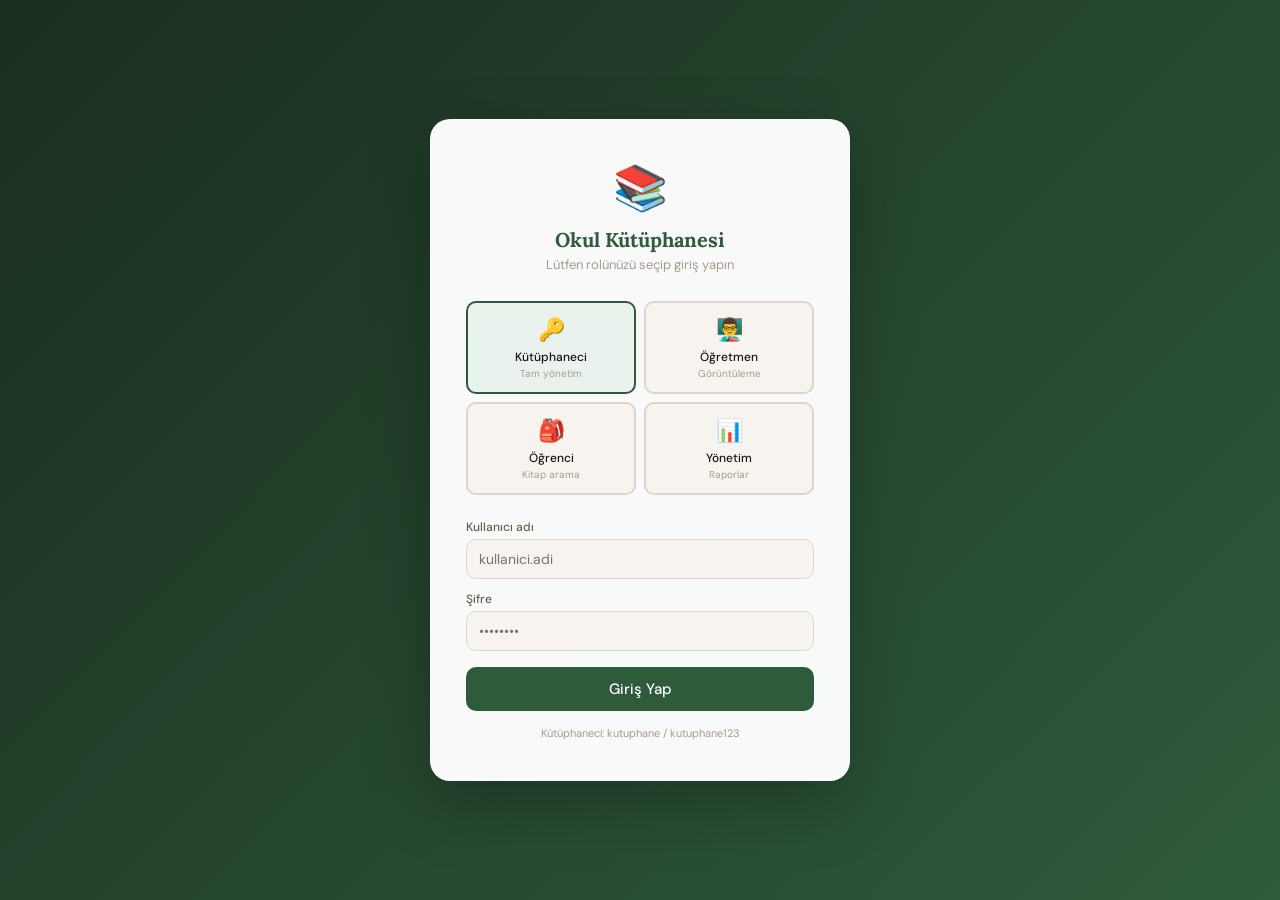
<file: index.html>
<!DOCTYPE html>
<html lang="tr">
<head>
<meta charset="UTF-8">
<meta name="viewport" content="width=device-width, initial-scale=1.0, maximum-scale=1.0">
<meta name="theme-color" content="#2E5B3C">
<meta name="apple-mobile-web-app-capable" content="yes">
<meta name="apple-mobile-web-app-status-bar-style" content="black-translucent">
<title>Okul Kütüphanesi</title>
<link rel="manifest" href="manifest.json">
<style>
@import url('https://fonts.googleapis.com/css2?family=Lora:wght@400;500;600&family=DM+Sans:wght@300;400;500&display=swap');
:root{--bg:#F7F4EF;--surface:#FFFFFF;--surface2:#F0EBE3;--border:#DDD5C8;--text:#1A1612;--text2:#6B5E52;--text3:#A89A8E;--accent:#2E5B3C;--accent-light:#EAF2ED;--accent-dark:#1A3D28;--amber:#C17B2A;--amber-light:#FDF3E3;--red:#B83232;--red-light:#FCEAEA;--blue:#1E4A7A;--blue-light:#E8F0FB;--radius:10px;--radius-lg:16px;--shadow:0 1px 3px rgba(0,0,0,0.06),0 4px 12px rgba(0,0,0,0.04)}
*{box-sizing:border-box;margin:0;padding:0;-webkit-tap-highlight-color:transparent}
html{font-size:16px}
body{font-family:'DM Sans',sans-serif;background:var(--bg);color:var(--text);min-height:100vh;overflow-x:hidden}
h1,h2,h3,h4{font-family:'Lora',serif}
button{font-family:'DM Sans',sans-serif;cursor:pointer}
input,select,textarea{font-family:'DM Sans',sans-serif}
::-webkit-scrollbar{width:6px;height:6px}::-webkit-scrollbar-track{background:transparent}::-webkit-scrollbar-thumb{background:var(--border);border-radius:3px}
#login-screen{min-height:100vh;display:flex;align-items:center;justify-content:center;background:linear-gradient(135deg,#1A2E1F 0%,#2E5B3C 100%);padding:20px}
.login-box{background:rgba(255,255,255,0.97);border-radius:20px;padding:40px 36px;width:100%;max-width:420px;box-shadow:0 24px 64px rgba(0,0,0,0.25)}
.login-logo{text-align:center;margin-bottom:28px}.login-logo .logo-icon{font-size:44px;margin-bottom:10px}.login-logo h1{font-size:20px;color:var(--accent);margin-bottom:4px}.login-logo p{font-size:13px;color:var(--text3)}
.role-grid{display:grid;grid-template-columns:1fr 1fr;gap:8px;margin-bottom:24px}
.role-card{border:2px solid var(--border);border-radius:var(--radius);padding:12px 10px;cursor:pointer;text-align:center;background:var(--bg);transition:all 0.15s}
.role-card:hover,.role-card.selected{border-color:var(--accent);background:var(--accent-light)}
.role-card .ri{font-size:22px;margin-bottom:5px}.role-card .rn{font-size:12px;font-weight:500;color:var(--text)}.role-card .rd{font-size:10px;color:var(--text3);margin-top:2px}
.login-field{margin-bottom:12px}.login-field label{display:block;font-size:12px;color:var(--text2);margin-bottom:4px;font-weight:500}
.login-field input{width:100%;padding:10px 12px;border:1.5px solid var(--border);border-radius:var(--radius);font-size:14px;background:var(--bg);color:var(--text);outline:none;transition:border-color 0.15s}
.login-field input:focus{border-color:var(--accent)}
.btn-login{width:100%;padding:12px;background:var(--accent);color:#fff;border:none;border-radius:var(--radius);font-size:15px;font-weight:500;transition:background 0.15s;margin-top:4px}
.btn-login:hover{background:var(--accent-dark)}
.login-hint{font-size:11px;color:var(--text3);text-align:center;margin-top:14px;line-height:1.5}
.login-error{background:var(--red-light);color:var(--red);border-radius:var(--radius);padding:8px 12px;font-size:13px;margin-bottom:12px;display:none}
#app{display:none;flex-direction:column;min-height:100vh}
.topnav{background:var(--accent);color:#fff;height:56px;display:flex;align-items:center;padding:0 20px;position:sticky;top:0;z-index:100;box-shadow:0 2px 8px rgba(0,0,0,0.15)}
.topnav-brand{font-family:'Lora',serif;font-size:16px;font-weight:600;margin-right:24px;white-space:nowrap;line-height:1.2}
.topnav-brand span{display:block;font-size:10px;font-weight:300;opacity:0.65}
.nav-tabs{display:flex;gap:2px;flex:1;overflow-x:auto;scrollbar-width:none}.nav-tabs::-webkit-scrollbar{display:none}
.nav-tab{padding:0 14px;height:56px;display:flex;align-items:center;gap:6px;font-size:13px;color:rgba(255,255,255,0.72);white-space:nowrap;border:none;background:none;border-bottom:3px solid transparent;transition:all 0.15s}
.nav-tab:hover{color:#fff;background:rgba(255,255,255,0.08)}.nav-tab.active{color:#fff;border-bottom-color:rgba(255,255,255,0.75)}.nav-tab .ti{font-size:15px}
.topnav-right{margin-left:auto;display:flex;align-items:center;gap:8px}
.sync-indicator{font-size:11px;padding:3px 8px;border-radius:12px;background:rgba(255,255,255,0.12);color:rgba(255,255,255,0.8)}
.sync-indicator.saved{background:rgba(100,200,120,0.25);color:#a8ffb8}.sync-indicator.pending{background:rgba(255,180,50,0.25);color:#ffd88a}
.user-pill{display:flex;align-items:center;gap:7px;background:rgba(255,255,255,0.12);border-radius:20px;padding:4px 10px 4px 6px}
.user-avatar{width:26px;height:26px;border-radius:50%;background:rgba(255,255,255,0.22);display:flex;align-items:center;justify-content:center;font-size:11px;font-weight:600}
.user-pill span{font-size:12px}.btn-logout{background:rgba(255,255,255,0.1);border:none;color:#fff;padding:5px 10px;border-radius:6px;font-size:12px}
.btn-logout:hover{background:rgba(255,255,255,0.18)}
.page{display:none;padding:24px 20px;max-width:1100px;margin:0 auto;width:100%}.page.active{display:block}
.page-header{display:flex;align-items:flex-start;justify-content:space-between;gap:12px;flex-wrap:wrap;margin-bottom:20px}
.page-header-text h2{font-size:22px;color:var(--text)}.page-header-text p{font-size:13px;color:var(--text3);margin-top:2px}
.page-actions{display:flex;gap:8px;flex-wrap:wrap}
.btn{padding:8px 16px;border-radius:var(--radius);font-size:13px;font-weight:500;border:1.5px solid var(--border);background:var(--surface);color:var(--text);transition:all 0.12s}
.btn:hover{background:var(--surface2)}.btn-primary{background:var(--accent);color:#fff;border-color:var(--accent)}.btn-primary:hover{background:var(--accent-dark);border-color:var(--accent-dark)}
.btn-danger{background:var(--red-light);color:var(--red);border-color:#f0b0b0}.btn-danger:hover{background:#f9d5d5}.btn-sm{padding:5px 11px;font-size:12px}
.card{background:var(--surface);border-radius:var(--radius-lg);border:1px solid var(--border);box-shadow:var(--shadow)}.card-body{padding:18px 22px}
.card-title{font-family:'Lora',serif;font-size:14px;font-weight:600;color:var(--text);margin-bottom:14px}
.metrics{display:grid;grid-template-columns:repeat(auto-fit,minmax(150px,1fr));gap:12px;margin-bottom:20px}
.metric-card{background:var(--surface);border-radius:var(--radius-lg);border:1px solid var(--border);padding:16px 18px;box-shadow:var(--shadow);border-left:4px solid var(--border)}
.metric-card.green{border-left-color:var(--accent)}.metric-card.amber{border-left-color:var(--amber)}.metric-card.red{border-left-color:var(--red)}.metric-card.blue{border-left-color:var(--blue)}
.metric-label{font-size:11px;color:var(--text3);text-transform:uppercase;letter-spacing:0.04em;margin-bottom:5px}
.metric-value{font-family:'Lora',serif;font-size:26px;font-weight:600;color:var(--text);line-height:1}.metric-sub{font-size:11px;color:var(--text2);margin-top:4px}
.badge{display:inline-flex;align-items:center;padding:2px 9px;border-radius:20px;font-size:11px;font-weight:500}
.badge-green{background:var(--accent-light);color:var(--accent)}.badge-amber{background:var(--amber-light);color:var(--amber)}.badge-red{background:var(--red-light);color:var(--red)}.badge-blue{background:var(--blue-light);color:var(--blue)}.badge-gray{background:var(--surface2);color:var(--text2)}
.chip{display:inline-block;padding:2px 9px;border-radius:12px;font-size:11px;background:var(--surface2);color:var(--text2)}
.table-wrap{border-radius:var(--radius-lg);border:1px solid var(--border);overflow:hidden;box-shadow:var(--shadow);overflow-x:auto}
table{width:100%;border-collapse:collapse;font-size:13px;min-width:500px}
th{text-align:left;font-size:11px;font-weight:600;text-transform:uppercase;letter-spacing:0.05em;color:var(--text3);padding:9px 14px;border-bottom:1px solid var(--border);background:var(--bg)}
td{padding:11px 14px;border-bottom:1px solid var(--border);color:var(--text);vertical-align:middle}
tr:last-child td{border-bottom:none}tr:hover td{background:var(--bg)}td strong{font-weight:500}td .sub{font-size:11px;color:var(--text3);margin-top:1px}
.form-grid{display:grid;grid-template-columns:1fr 1fr;gap:14px}.form-full{grid-column:1 / -1}
.field{display:flex;flex-direction:column;gap:4px}.field label{font-size:12px;font-weight:500;color:var(--text2)}
.field input,.field select,.field textarea{padding:9px 12px;border:1.5px solid var(--border);border-radius:var(--radius);font-size:13px;background:var(--surface);color:var(--text);outline:none;transition:border-color 0.15s}
.field input:focus,.field select:focus,.field textarea:focus{border-color:var(--accent)}.field textarea{resize:vertical;min-height:80px}
.search-row{display:flex;gap:10px;margin-bottom:16px;flex-wrap:wrap}
.search-box{display:flex;align-items:center;gap:8px;flex:1;min-width:200px;background:var(--surface);border:1px solid var(--border);border-radius:var(--radius);padding:8px 12px;box-shadow:var(--shadow)}
.search-box input{flex:1;border:none;outline:none;font-size:13px;background:transparent;color:var(--text)}.search-box input::placeholder{color:var(--text3)}.search-box .si{color:var(--text3);font-size:15px}
.search-select{padding:8px 12px;border:1px solid var(--border);border-radius:var(--radius);font-size:13px;background:var(--surface);color:var(--text);outline:none}
.alert{padding:11px 14px;border-radius:var(--radius);font-size:13px;margin-bottom:14px}
.alert-success{background:var(--accent-light);color:var(--accent);border:1px solid #c4e0ce}.alert-danger{background:var(--red-light);color:var(--red);border:1px solid #f0b0b0}.alert-info{background:var(--blue-light);color:var(--blue);border:1px solid #c0d5f0}.alert-amber{background:var(--amber-light);color:var(--amber);border:1px solid #f0d9ac}
.modal-overlay{display:none;position:fixed;inset:0;background:rgba(0,0,0,0.45);z-index:200;align-items:center;justify-content:center;padding:20px}.modal-overlay.open{display:flex}
.modal{background:var(--surface);border-radius:var(--radius-lg);padding:26px;width:100%;max-width:520px;max-height:90vh;overflow-y:auto;box-shadow:0 24px 64px rgba(0,0,0,0.2);animation:modalIn 0.2s ease}
@keyframes modalIn{from{transform:translateY(16px);opacity:0}to{transform:none;opacity:1}}
.modal h3{font-family:'Lora',serif;font-size:18px;margin-bottom:18px;color:var(--text)}.modal-footer{display:flex;gap:8px;justify-content:flex-end;margin-top:18px;padding-top:14px;border-top:1px solid var(--border)}
.tabs{display:flex;gap:2px;background:var(--surface2);border-radius:var(--radius);padding:3px;margin-bottom:18px;overflow-x:auto}
.tab-btn{flex:1;min-width:80px;padding:7px 12px;border-radius:7px;border:none;background:transparent;font-size:13px;cursor:pointer;color:var(--text2);transition:all 0.12s;white-space:nowrap}
.tab-btn.active{background:var(--surface);color:var(--text);font-weight:500;box-shadow:0 1px 4px rgba(0,0,0,0.08)}
.book-grid{display:grid;grid-template-columns:repeat(auto-fill,minmax(160px,1fr));gap:16px}
.book-card{background:var(--surface);border-radius:var(--radius-lg);border:1px solid var(--border);overflow:hidden;cursor:pointer;transition:transform 0.15s,box-shadow 0.15s;box-shadow:var(--shadow)}
.book-card:hover{transform:translateY(-3px);box-shadow:0 8px 24px rgba(0,0,0,0.1)}
.book-card-cover{width:100%;height:200px;overflow:hidden;background:var(--surface2);display:flex;align-items:center;justify-content:center;font-size:48px;flex-shrink:0}
.book-card-cover img{width:100%;height:100%;object-fit:cover;object-position:center top;display:block}
.book-card-body{padding:10px 12px}
.book-card-title{font-size:12px;font-weight:500;color:var(--text);margin-bottom:3px;line-height:1.35;display:-webkit-box;-webkit-line-clamp:2;-webkit-box-orient:vertical;overflow:hidden}.book-card-author{font-size:11px;color:var(--text3)}
.book-cover-sm{width:36px;height:48px;border-radius:3px;background:var(--surface2);border:1px solid var(--border);flex-shrink:0;display:flex;align-items:center;justify-content:center;font-size:18px;overflow:hidden}
.book-cover-sm img{width:100%;height:100%;object-fit:cover}.book-row-info{display:flex;align-items:center;gap:10px}
.isbn-results{margin-top:14px;display:flex;flex-direction:column;gap:10px}
.isbn-result-card{display:flex;gap:12px;align-items:flex-start;background:var(--surface);border:1.5px solid var(--border);border-radius:var(--radius);padding:12px;cursor:pointer;transition:border-color 0.15s}
.isbn-result-card:hover{border-color:var(--accent);background:var(--accent-light)}
.isbn-result-card .cover{width:50px;height:68px;object-fit:cover;border-radius:4px;background:var(--surface2);flex-shrink:0}
.isbn-result-card .info strong{font-size:13px;font-weight:500}.isbn-result-card .info span{display:block;font-size:12px;color:var(--text3);margin-top:2px}
.bar-row{margin-bottom:10px}.bar-meta{display:flex;justify-content:space-between;font-size:12px;color:var(--text2);margin-bottom:3px}
.bar-track{height:8px;background:var(--surface2);border-radius:4px;overflow:hidden}.bar-fill{height:100%;border-radius:4px;transition:width 0.8s ease}
.empty-state{text-align:center;padding:48px 20px;color:var(--text3)}.empty-state .ei{font-size:44px;margin-bottom:12px}.empty-state p{font-size:14px}.empty-state .btn{margin-top:16px}
.overdue-banner{background:var(--red-light);border:1px solid #f0b0b0;border-radius:var(--radius);padding:12px 16px;margin-bottom:18px;display:flex;align-items:center;gap:10px;font-size:13px;color:var(--red)}
.grid2{display:grid;grid-template-columns:1fr 1fr;gap:18px}.grid3{display:grid;grid-template-columns:1fr 1fr 1fr;gap:18px}
@media(max-width:640px){
  .topnav{padding:0 10px}
  .topnav-brand{font-size:13px;margin-right:8px}
  .nav-tab{padding:0 8px;font-size:11px;height:52px}
  .nav-tab .tab-label{display:none}
  .page{padding:14px 12px}
  .form-grid{grid-template-columns:1fr}
  .grid2,.grid3{grid-template-columns:1fr}
  .metrics{grid-template-columns:1fr 1fr;gap:8px}
  .metric-card{padding:12px 14px}
  .metric-value{font-size:22px}
  .page-header{flex-direction:column;gap:10px}
  .page-actions{width:100%}
  .page-actions .btn{flex:1;justify-content:center;text-align:center}
  .modal{padding:18px;margin:10px}
  .modal-footer{flex-direction:column}
  .modal-footer .btn{width:100%;justify-content:center}
  table{font-size:12px}
  th,td{padding:8px 10px}
  .tabs{gap:1px;padding:2px}
  .tab-btn{padding:6px 8px;font-size:12px}
  .card-body{padding:14px 16px}
  .search-box{padding:7px 10px}
  .btn{padding:9px 14px;font-size:13px}
  .btn-sm{padding:6px 10px;font-size:12px}
}
@media(max-width:380px){
  .role-grid{grid-template-columns:1fr 1fr}
  .metrics{grid-template-columns:1fr 1fr}
  .nav-tab{padding:0 6px;font-size:10px}
}
@media print{.topnav,.page-actions,.btn,.search-row,.tabs{display:none !important}.page{padding:0;max-width:100%}body{background:white}}
</style>
</head>
<body>

<!-- ═══════════════════════════════════════════════════════
     LOGIN SCREEN
════════════════════════════════════════════════════════ -->
<div id="login-screen">
  <div class="login-box">
    <div class="login-logo">
      <div class="logo-icon">📚</div>
      <h1>Okul Kütüphanesi</h1>
      <p>Lütfen rolünüzü seçip giriş yapın</p>
    </div>
    <div class="role-grid">
      <div class="role-card selected" id="role-librarian" onclick="selectRole('librarian')">
        <div class="ri">🔑</div><div class="rn">Kütüphaneci</div><div class="rd">Tam yönetim</div>
      </div>
      <div class="role-card" id="role-teacher" onclick="selectRole('teacher')">
        <div class="ri">👨‍🏫</div><div class="rn">Öğretmen</div><div class="rd">Görüntüleme</div>
      </div>
      <div class="role-card" id="role-student" onclick="selectRole('student')">
        <div class="ri">🎒</div><div class="rn">Öğrenci</div><div class="rd">Kitap arama</div>
      </div>
      <div class="role-card" id="role-management" onclick="selectRole('management')">
        <div class="ri">📊</div><div class="rn">Yönetim</div><div class="rd">Raporlar</div>
      </div>
    </div>
    <div class="login-error" id="login-error"></div>
    <div class="login-field">
      <label>Kullanıcı adı</label>
      <input type="text" id="login-user" placeholder="kullanici.adi" autocomplete="username">
    </div>
    <div class="login-field">
      <label>Şifre</label>
      <input type="password" id="login-pass" placeholder="••••••••" autocomplete="current-password"
             onkeydown="if(event.key==='Enter')doLogin()">
    </div>
    <button class="btn-login" onclick="doLogin()">Giriş Yap</button>
    <div class="login-hint" id="login-hint">Kütüphaneci: kutuphane / kutuphane123</div>
  </div>
</div>

<!-- ═══════════════════════════════════════════════════════
     APP SHELL
════════════════════════════════════════════════════════ -->
<div id="app">

  <!-- TOP NAV -->
  <nav class="topnav">
    <div class="topnav-brand">📚 Kütüphane<span id="nav-school-name"></span></div>
    <div class="nav-tabs" id="nav-tabs"></div>
    <div class="topnav-right">
      <span class="sync-indicator" id="sync-status"></span>
      <div class="user-pill">
        <div class="user-avatar" id="nav-avatar">K</div>
        <span id="nav-username">Kütüphaneci</span>
      </div>
      <button class="btn-logout" onclick="logout()">Çıkış</button>
    </div>
  </nav>

  <!-- GLOBAL ALERT -->
  <div style="max-width:1100px;margin:0 auto;padding:0 20px">
    <div id="global-alert" class="alert" style="display:none;margin-top:14px"></div>
  </div>

  <!-- ─────────────────────────────────────────────────────
       PAGE: DASHBOARD
  ────────────────────────────────────────────────────── -->
  <div class="page" id="page-dashboard">
    <div class="page-header">
      <div class="page-header-text"><h2>Genel Bakış</h2><p id="dash-date"></p></div>
    </div>
    <div class="metrics" id="dash-metrics"></div>
    <div class="grid2" style="margin-bottom:20px">
      <div class="card"><div class="card-body">
        <div class="card-title">En Çok Okunanlar</div>
        <div id="dash-top-books"></div>
      </div></div>
      <div class="card"><div class="card-body">
        <div class="card-title">Son İşlemler</div>
        <div id="dash-recent"></div>
      </div></div>
    </div>
    <div id="dash-overdue"></div>
  </div>

  <!-- ─────────────────────────────────────────────────────
       PAGE: BOOKS
  ────────────────────────────────────────────────────── -->
  <div class="page" id="page-books">
    <div class="page-header">
      <div class="page-header-text"><h2>Kitap Kataloğu</h2></div>
      <div class="page-actions" id="book-page-actions">
        <button class="btn" onclick="_bookView=_bookView==='grid'?'table':'grid';renderBooks()" id="view-toggle-btn">🔲 Kapak Görünümü</button>
        <button class="btn btn-primary" id="btn-add-book" onclick="openEditBook(null)" style="display:none">+ Kitap Ekle</button>
      </div>
    </div>
    <div class="search-row">
      <div class="search-box">
        <span class="si">🔍</span>
        <input type="text" id="book-search-input" placeholder="Kitap adı, yazar veya ISBN…">
      </div>
      <select class="search-select" id="book-cat-filter">
        <option value="">Tüm Kategoriler</option>
        <option>Roman</option><option>Hikaye</option><option>Şiir</option>
        <option>Tarih</option><option>Fen &amp; Doğa</option><option>Biyografi</option>
        <option>Felsefe</option><option>Çocuk</option><option>Diğer</option>
      </select>
    </div>
    <div id="books-content"></div>
  </div>

  <!-- ─────────────────────────────────────────────────────
       PAGE: ISBN
  ────────────────────────────────────────────────────── -->
  <div class="page" id="page-isbn">
    <div class="page-header">
      <div class="page-header-text"><h2>ISBN ile Kitap Ekle</h2><p>Barkod okuyucu veya manuel giriş</p></div>
    </div>
    <div class="card" style="max-width:580px"><div class="card-body">
      <div class="alert alert-info" style="margin-bottom:16px">
        📱 Barkod okuyucuyu bağlayıp aşağıdaki alana odaklanarak okutun — ya da kitap adını yazın.
      </div>
      <div style="display:flex;gap:10px;margin-bottom:16px">
        <div class="field" style="flex:1">
          <label>ISBN numarası veya kitap adı</label>
          <input type="text" id="isbn-input" placeholder="9789750719387 veya Kürk Mantolu Madonna">
        </div>
        <div style="display:flex;align-items:flex-end">
          <button class="btn btn-primary" id="isbn-search-btn" onclick="doISBNSearch()">🔍 Ara</button>
        </div>
      </div>
      <div id="isbn-results"></div>
    </div></div>
  </div>

  <!-- ─────────────────────────────────────────────────────
       PAGE: LOANS
  ────────────────────────────────────────────────────── -->
  <div class="page" id="page-loans">
    <div class="page-header">
      <div class="page-header-text"><h2>Ödünç İşlemleri</h2></div>
    </div>
    <div class="tabs">
      <button class="tab-btn loan-tab-btn active" data-tab="borrow" onclick="renderLoanTab('borrow')">📤 Ödünç Ver</button>
      <button class="tab-btn loan-tab-btn" data-tab="active" onclick="renderLoanTab('active')">📋 Aktif Ödünçler</button>
      <button class="tab-btn loan-tab-btn" data-tab="history" onclick="renderLoanTab('history')">🕐 Geçmiş</button>
    </div>

    <div id="loan-panel-borrow">
      <div class="card" style="max-width:600px"><div class="card-body">
        <div class="card-title">Yeni Ödünç Ver</div>
        <div class="form-grid" style="margin-bottom:14px">
          <div class="field"><label>Öğrenci</label><select id="borrow-student"></select></div>
          <div class="field"><label>Kitap</label><select id="borrow-book"></select></div>
          <div class="field"><label>Ödünç Tarihi</label><input type="date" id="borrow-date"></div>
          <div class="field"><label>İade Tarihi</label><input type="date" id="borrow-due"></div>
        </div>
        <button class="btn btn-primary" onclick="doBorrow()">✓ Ödünç Ver</button>
      </div></div>
    </div>
    <div id="loan-panel-active" style="display:none"></div>
    <div id="loan-panel-history" style="display:none"></div>
  </div>

  <!-- ─────────────────────────────────────────────────────
       PAGE: STUDENTS
  ────────────────────────────────────────────────────── -->
  <div class="page" id="page-students">
    <div class="page-header">
      <div class="page-header-text"><h2>Kullanıcı Yönetimi</h2></div>
    </div>
    <div class="tabs">
      <button class="tab-btn user-tab-btn active" data-tab="students" onclick="userTab('students',this)">🎒 Öğrenciler</button>
      <button class="tab-btn user-tab-btn" data-tab="teachers" onclick="userTab('teachers',this)">👨‍🏫 Öğretmenler</button>
    </div>

    <!-- Öğrenciler -->
    <div id="user-panel-students">
      <div style="display:flex;gap:10px;margin-bottom:14px;flex-wrap:wrap;align-items:center">
        <div class="search-box" style="flex:1;min-width:200px">
          <span class="si">🔍</span>
          <input type="text" id="student-search-input" placeholder="İsim, numara veya sınıf…">
        </div>
        <button class="btn btn-primary" id="btn-add-student" onclick="openEditStudent(null)" style="display:none">+ Öğrenci Ekle</button>
      </div>
      <div id="students-content"></div>
    </div>

    <!-- Öğretmenler -->
    <div id="user-panel-teachers" style="display:none">
      <div style="display:flex;gap:10px;margin-bottom:14px;flex-wrap:wrap;align-items:center">
        <div class="search-box" style="flex:1;min-width:200px">
          <span class="si">🔍</span>
          <input type="text" id="teacher-search-input" placeholder="İsim veya kullanıcı adı…" oninput="renderTeachers()">
        </div>
        <button class="btn btn-primary" id="btn-add-teacher" onclick="openEditTeacher(null)" style="display:none">+ Öğretmen Ekle</button>
      </div>
      <div id="teachers-content"></div>
    </div>
  </div>

  <!-- ─────────────────────────────────────────────────────
       PAGE: REPORTS
  ────────────────────────────────────────────────────── -->
  <div class="page" id="page-reports">
    <div class="page-header">
      <div class="page-header-text"><h2>Raporlar &amp; İstatistikler</h2></div>
      <button class="btn" onclick="window.print()">🖨️ Yazdır</button>
    </div>
    <div class="metrics" id="report-metrics"></div>
    <div class="grid2" style="margin-bottom:18px">
      <div class="card"><div class="card-body">
        <div class="card-title">En Çok Okunan Kitaplar</div>
        <div id="report-top-books"></div>
      </div></div>
      <div class="card"><div class="card-body">
        <div class="card-title">Sınıf Bazlı Okuma</div>
        <div id="report-by-class"></div>
      </div></div>
    </div>
    <div class="grid2">
      <div class="card"><div class="card-body">
        <div class="card-title">En Aktif Okuyucular</div>
        <div id="report-top-readers"></div>
      </div></div>
      <div class="card"><div class="card-body">
        <div class="card-title">Kategori Popülerliği</div>
        <div id="report-by-cat"></div>
      </div></div>
    </div>
  </div>

  <!-- ─────────────────────────────────────────────────────
       PAGE: SETTINGS
  ────────────────────────────────────────────────────── -->
  <div class="page" id="page-settings">
    <div class="page-header">
      <div class="page-header-text"><h2>Ayarlar</h2></div>
    </div>
    <div class="grid2">
      <div>
        <div class="card" style="margin-bottom:16px"><div class="card-body">
          <div class="card-title">Okul Bilgileri</div>
          <div class="field" style="margin-bottom:12px">
            <label>Okul / Kütüphane adı</label>
            <input type="text" id="settings-school">
          </div>
          <div style="font-size:13px;color:var(--text3);margin-bottom:12px">Aktif yıl: <strong id="settings-year"></strong></div>
          <button class="btn btn-primary" onclick="saveSettings()">Kaydet</button>
        </div></div>

        <div class="card"><div class="card-body">
          <div class="card-title">Kullanıcı Şifreleri</div>
          <p style="font-size:13px;color:var(--text2);margin-bottom:12px">Varsayılan şifreler data dosyasından yönetilir. Şifre değiştirmek için GitHub'daki JSON dosyasını düzenleyin.</p>
          <div style="font-size:12px;color:var(--text3);line-height:1.8">
            Kütüphaneci: <strong>kutuphane / kutuphane123</strong><br>
            Öğretmen: <strong>ogretmen / ogretmen123</strong><br>
            Yönetim: <strong>yonetim / yonetim123</strong><br>
            Öğrenci: <strong>öğrenci no / öğrenci no</strong>
          </div>
        </div></div>
      </div>

      <div>
        <div class="card" style="margin-bottom:16px"><div class="card-body">
          <div class="card-title">GitHub Ayarları</div>
          <div class="field" style="margin-bottom:12px">
            <label>GitHub Kullanıcı Adı</label>
            <input type="text" id="settings-github-owner" placeholder="kullaniciadiniz">
          </div>
          <div class="field" style="margin-bottom:12px">
            <label>Repo Adı</label>
            <input type="text" id="settings-github-repo" placeholder="school-library">
          </div>
          <div class="field" style="margin-bottom:12px">
            <label>GitHub Token <span style="font-size:11px;color:var(--text3)">(tarayıcıda saklanır, dosyaya yazılmaz)</span></label>
            <input type="password" id="settings-github-token" placeholder="github_pat_...">
          </div>
          <button class="btn btn-primary" onclick="saveGitHubSettings()">Token'ı Kaydet</button>
          <p style="font-size:11px;color:var(--text3);margin-top:8px">Token sadece bu tarayıcıda saklanır. GitHub'daki hiçbir dosyaya yazılmaz.</p>
        </div></div>

        <div class="card"><div class="card-body">
          <div class="card-title">Yeni Dönem Başlat</div>
          <p style="font-size:13px;color:var(--text2);margin-bottom:14px">Mevcut yılın verileri arşivlenir, kitap kataloğu korunur, ödünç kayıtları temizlenir.</p>
          <button class="btn btn-danger" onclick="UI.modal('modal-archive',true)">📦 Yılı Arşivle &amp; Yeni Dönem</button>
        </div></div>
      </div>
    </div>
  </div>

</div><!-- /#app -->

<!-- ═══════════════════════════════════════════════════════
     MODALS
════════════════════════════════════════════════════════ -->

<!-- Book Detail -->
<div class="modal-overlay" id="modal-book-detail">
  <div class="modal">
    <div id="book-detail-body"></div>
    <div class="modal-footer">
      <button class="btn" onclick="UI.modal('modal-book-detail',false)">Kapat</button>
    </div>
  </div>
</div>

<!-- Edit / Add Book -->
<div class="modal-overlay" id="modal-edit-book">
  <div class="modal">
    <h3 id="modal-book-title">Kitap Ekle</h3>
    <input type="hidden" id="edit-book-id">
    <div class="form-grid" style="margin-bottom:14px">
      <div class="field form-full"><label>Kitap Adı *</label><input type="text" id="eb-title" placeholder="Kitap adı"></div>
      <div class="field"><label>Yazar *</label><input type="text" id="eb-author" placeholder="Yazar adı"></div>
      <div class="field"><label>Yayınevi</label><input type="text" id="eb-publisher"></div>
      <div class="field"><label>Yıl</label><input type="number" id="eb-year" placeholder="2023"></div>
      <div class="field"><label>ISBN</label><input type="text" id="eb-isbn" placeholder="9789..."></div>
      <div class="field"><label>Kategori</label>
        <select id="eb-category">
          <option>Roman</option><option>Hikaye</option><option>Şiir</option>
          <option>Tarih</option><option>Fen &amp; Doğa</option><option>Biyografi</option>
          <option>Felsefe</option><option>Çocuk</option><option>Diğer</option>
        </select>
      </div>
      <div class="field"><label>Raf Konumu</label><input type="text" id="eb-shelf" placeholder="A-01"></div>
      <div class="field"><label>Adet</label><input type="number" id="eb-qty" value="1" min="1"></div>
    </div>
    <div class="modal-footer">
      <button class="btn" onclick="UI.modal('modal-edit-book',false)">İptal</button>
      <button class="btn btn-primary" onclick="saveBook()">Kaydet</button>
    </div>
  </div>
</div>

<!-- Edit / Add Student -->
<div class="modal-overlay" id="modal-edit-student">
  <div class="modal">
    <h3 id="modal-student-title">Öğrenci Ekle</h3>
    <input type="hidden" id="edit-student-id">
    <div class="form-grid" style="margin-bottom:14px">
      <div class="field"><label>Ad *</label><input type="text" id="es-name"></div>
      <div class="field"><label>Soyad *</label><input type="text" id="es-surname"></div>
      <div class="field"><label>Öğrenci No *</label><input type="text" id="es-no" placeholder="2024001"></div>
      <div class="field"><label>Sınıf</label><input type="text" id="es-class" placeholder="10-A"></div>
      <div class="field"><label>E-posta</label><input type="email" id="es-email"></div>
      <div class="field"><label>Veli Telefonu</label><input type="text" id="es-phone"></div>
    </div>
    <div class="modal-footer">
      <button class="btn" onclick="UI.modal('modal-edit-student',false)">İptal</button>
      <button class="btn btn-primary" onclick="saveStudent()">Kaydet</button>
    </div>
  </div>
</div>

<!-- Edit / Add Teacher -->
<div class="modal-overlay" id="modal-edit-teacher">
  <div class="modal">
    <h3 id="modal-teacher-title">Öğretmen Ekle</h3>
    <input type="hidden" id="edit-teacher-id">
    <div class="form-grid" style="margin-bottom:14px">
      <div class="field"><label>Ad *</label><input type="text" id="et-name"></div>
      <div class="field"><label>Soyad *</label><input type="text" id="et-surname"></div>
      <div class="field"><label>Kullanıcı Adı *</label><input type="text" id="et-username" placeholder="ogretmen2"></div>
      <div class="field"><label>Şifre *</label><input type="text" id="et-password" placeholder="sifre123"></div>
      <div class="field form-full"><label>Branş / Açıklama</label><input type="text" id="et-branch" placeholder="Matematik, Türkçe..."></div>
    </div>
    <div class="modal-footer">
      <button class="btn" onclick="UI.modal('modal-edit-teacher',false)">İptal</button>
      <button class="btn btn-primary" onclick="saveTeacher()">Kaydet</button>
    </div>
  </div>
</div>

<!-- Archive Modal -->
<div class="modal-overlay" id="modal-archive">
  <div class="modal" style="max-width:400px">
    <h3>Yeni Dönem Başlat</h3>
    <p style="font-size:13px;color:var(--text2);margin-bottom:16px">Mevcut veriler arşivlenir. Kitap kataloğu ve kullanıcılar korunur.</p>
    <div class="field" style="margin-bottom:16px">
      <label>Yeni yıl kodu</label>
      <input type="text" id="new-year-input" placeholder="2026-2027">
    </div>
    <div class="modal-footer">
      <button class="btn" onclick="UI.modal('modal-archive',false)">İptal</button>
      <button class="btn btn-primary" onclick="doArchive()">Arşivle &amp; Başlat</button>
    </div>
  </div>
</div>

<!-- ═══════════════════════════════════════════════════════
     SCRIPTS
════════════════════════════════════════════════════════ -->
<script src="bundle.js"></script>

<script>
  // Set date on dashboard
  document.addEventListener('DOMContentLoaded', () => {
    const dd = document.getElementById('dash-date');
    if (dd) dd.textContent = new Date().toLocaleDateString('tr-TR', { weekday:'long', year:'numeric', month:'long', day:'numeric' });
    // Show add buttons for librarian
    if (Auth.isLibrarian()) {
      const ab = document.getElementById('btn-add-book');
      const as = document.getElementById('btn-add-student');
      if (ab) ab.style.display = '';
      if (as) as.style.display = '';
    }
  });
</script>

</body>
</html>
</file>
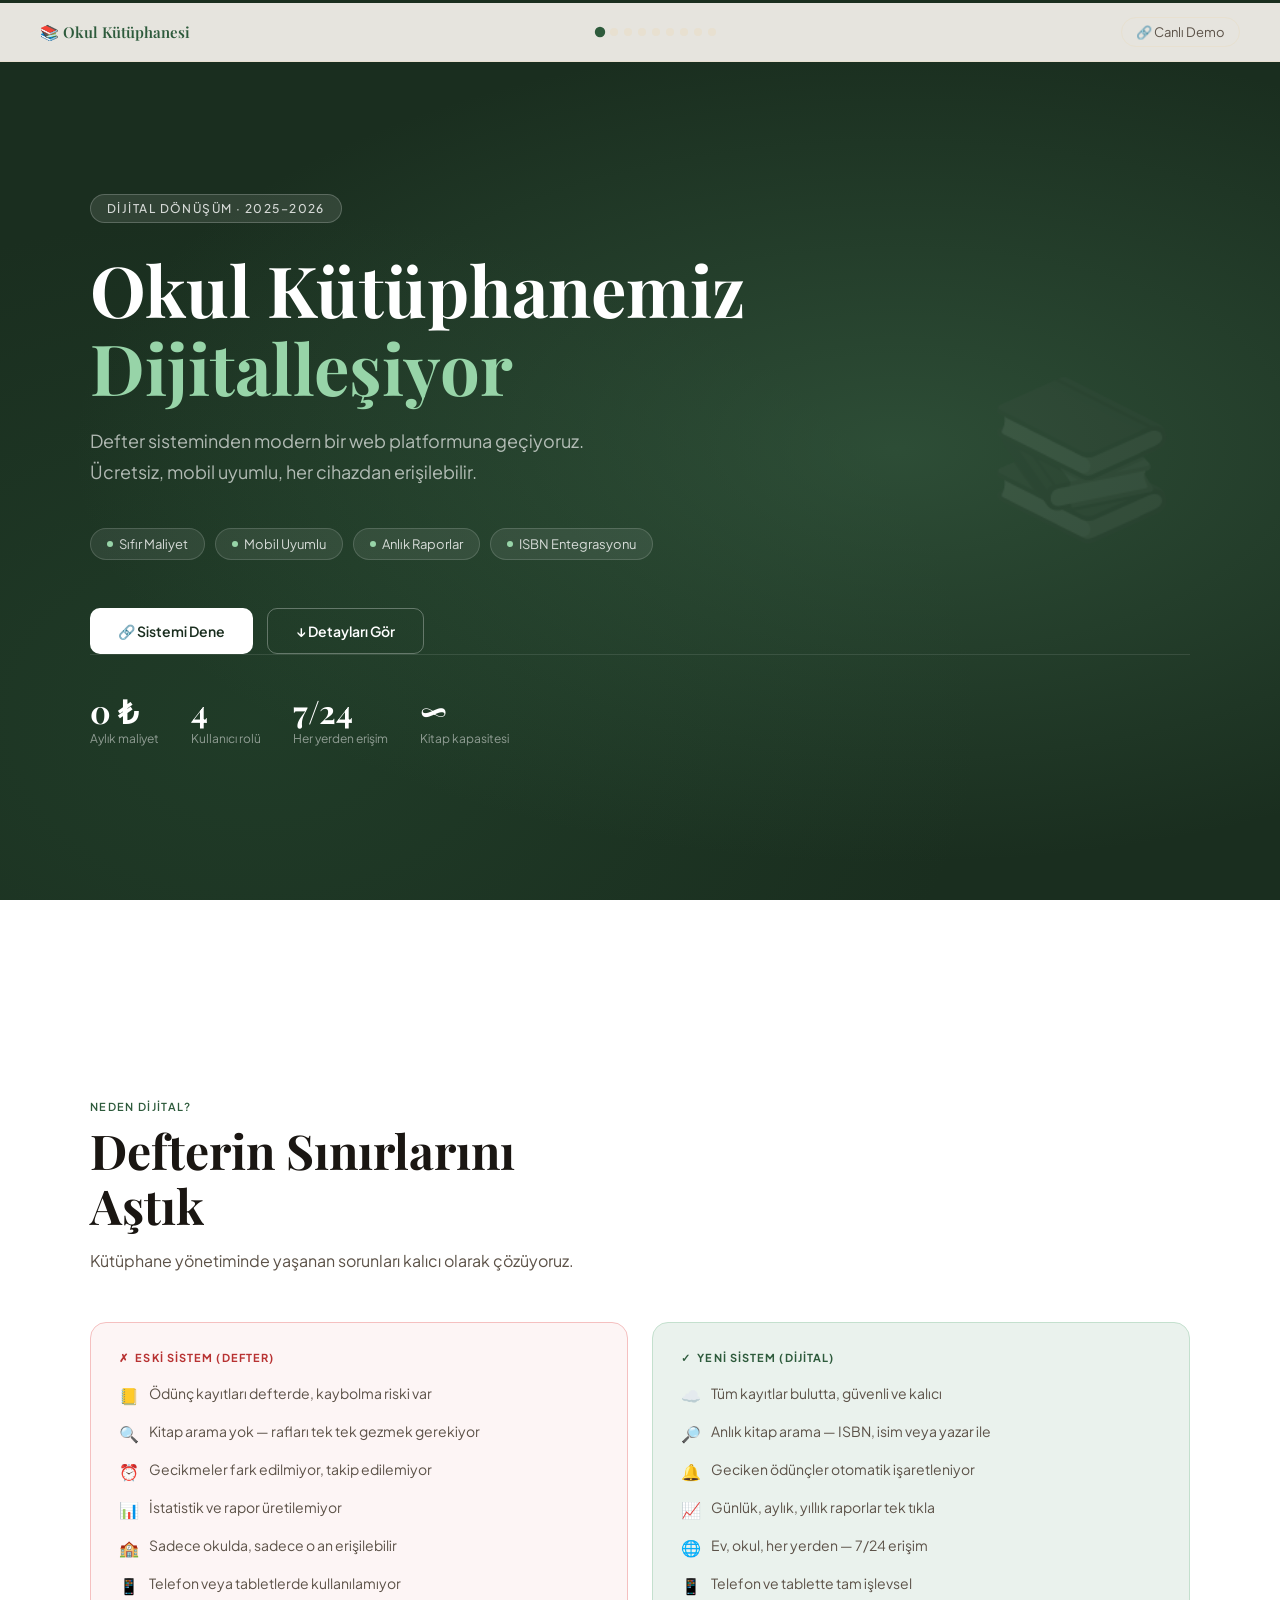
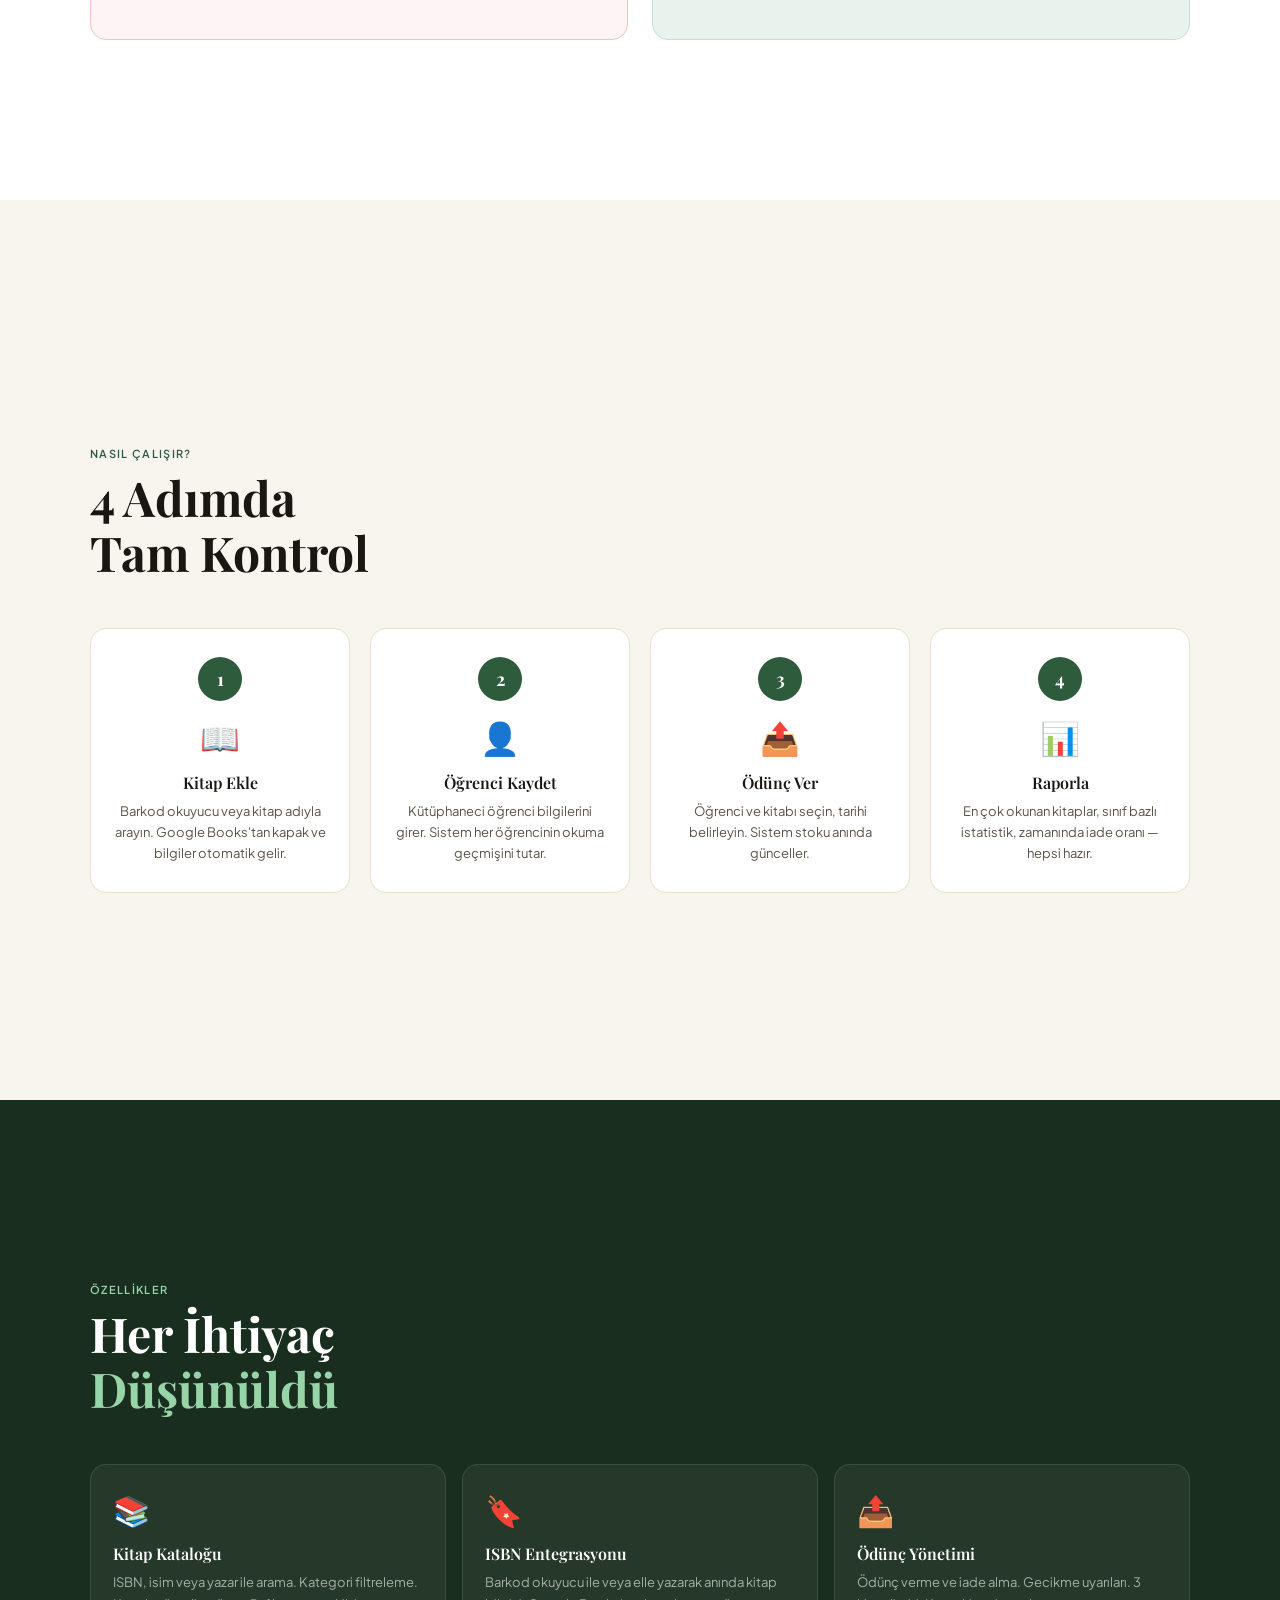
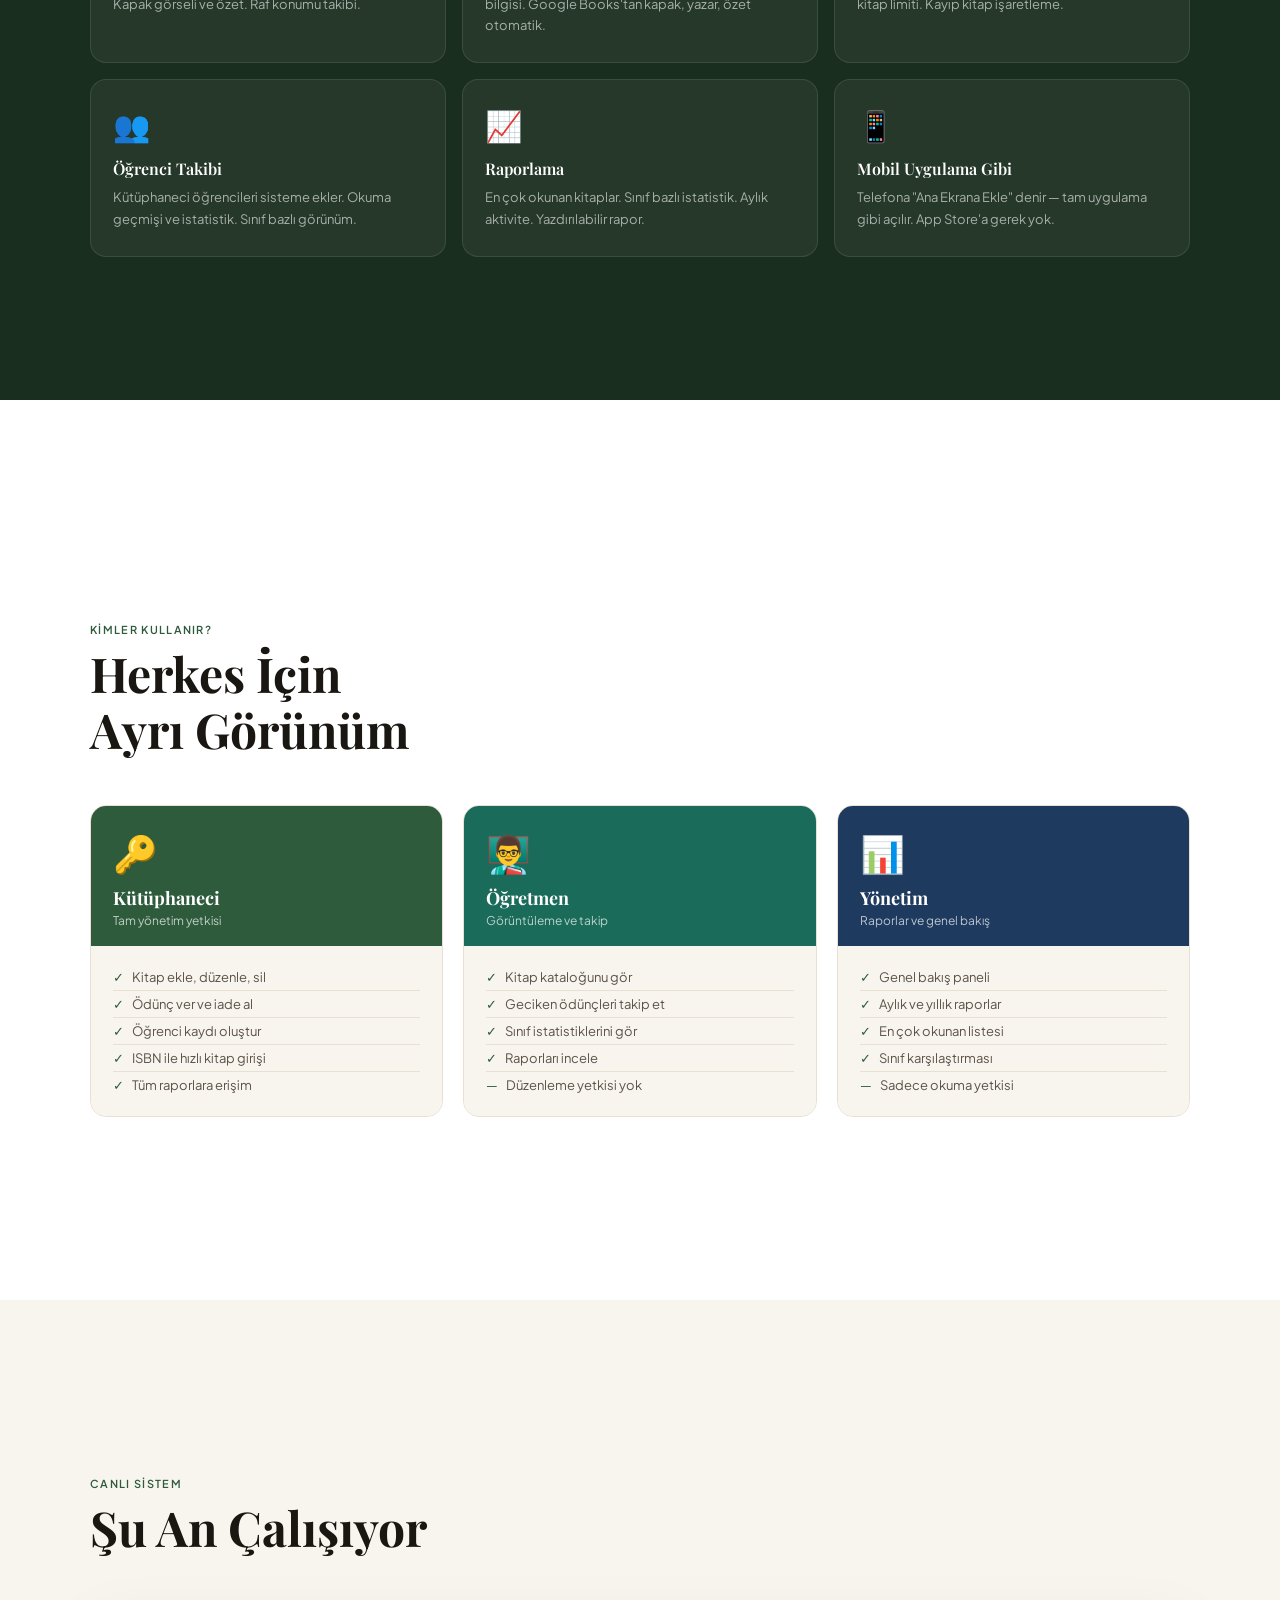
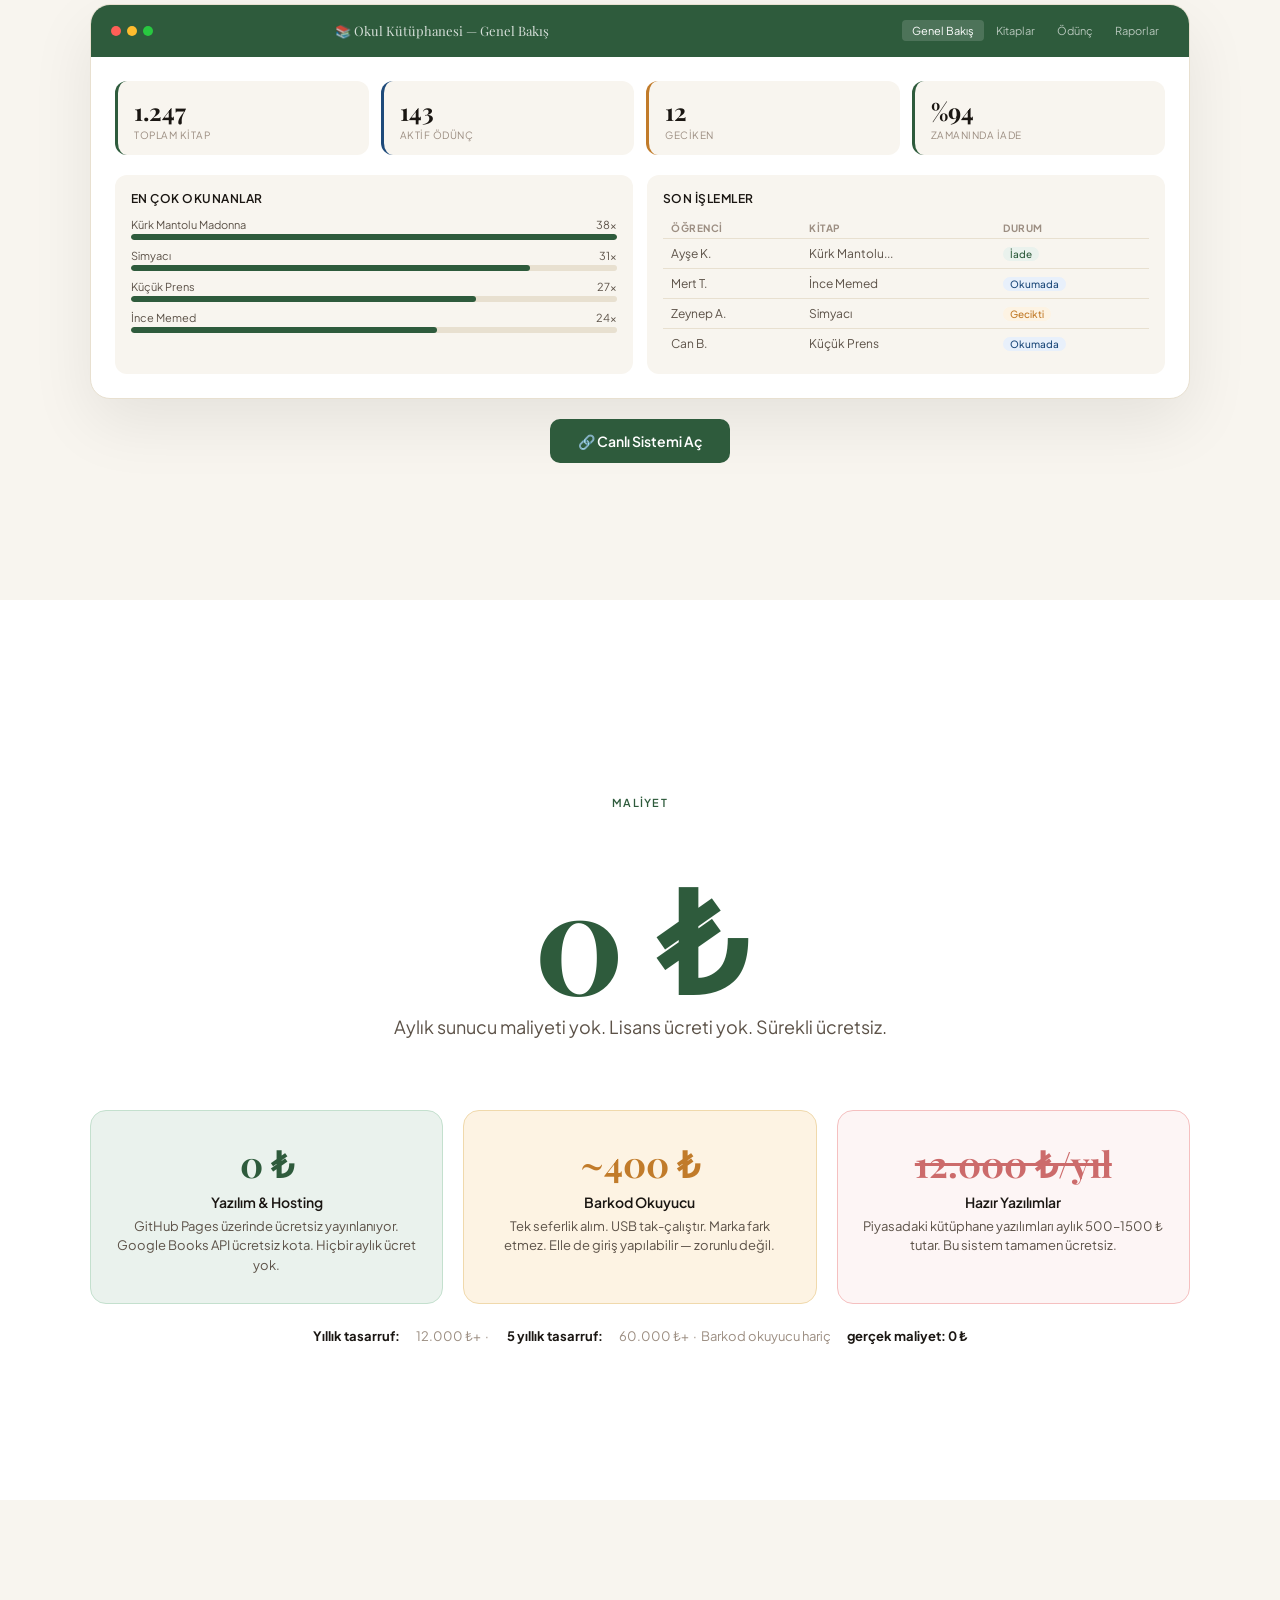
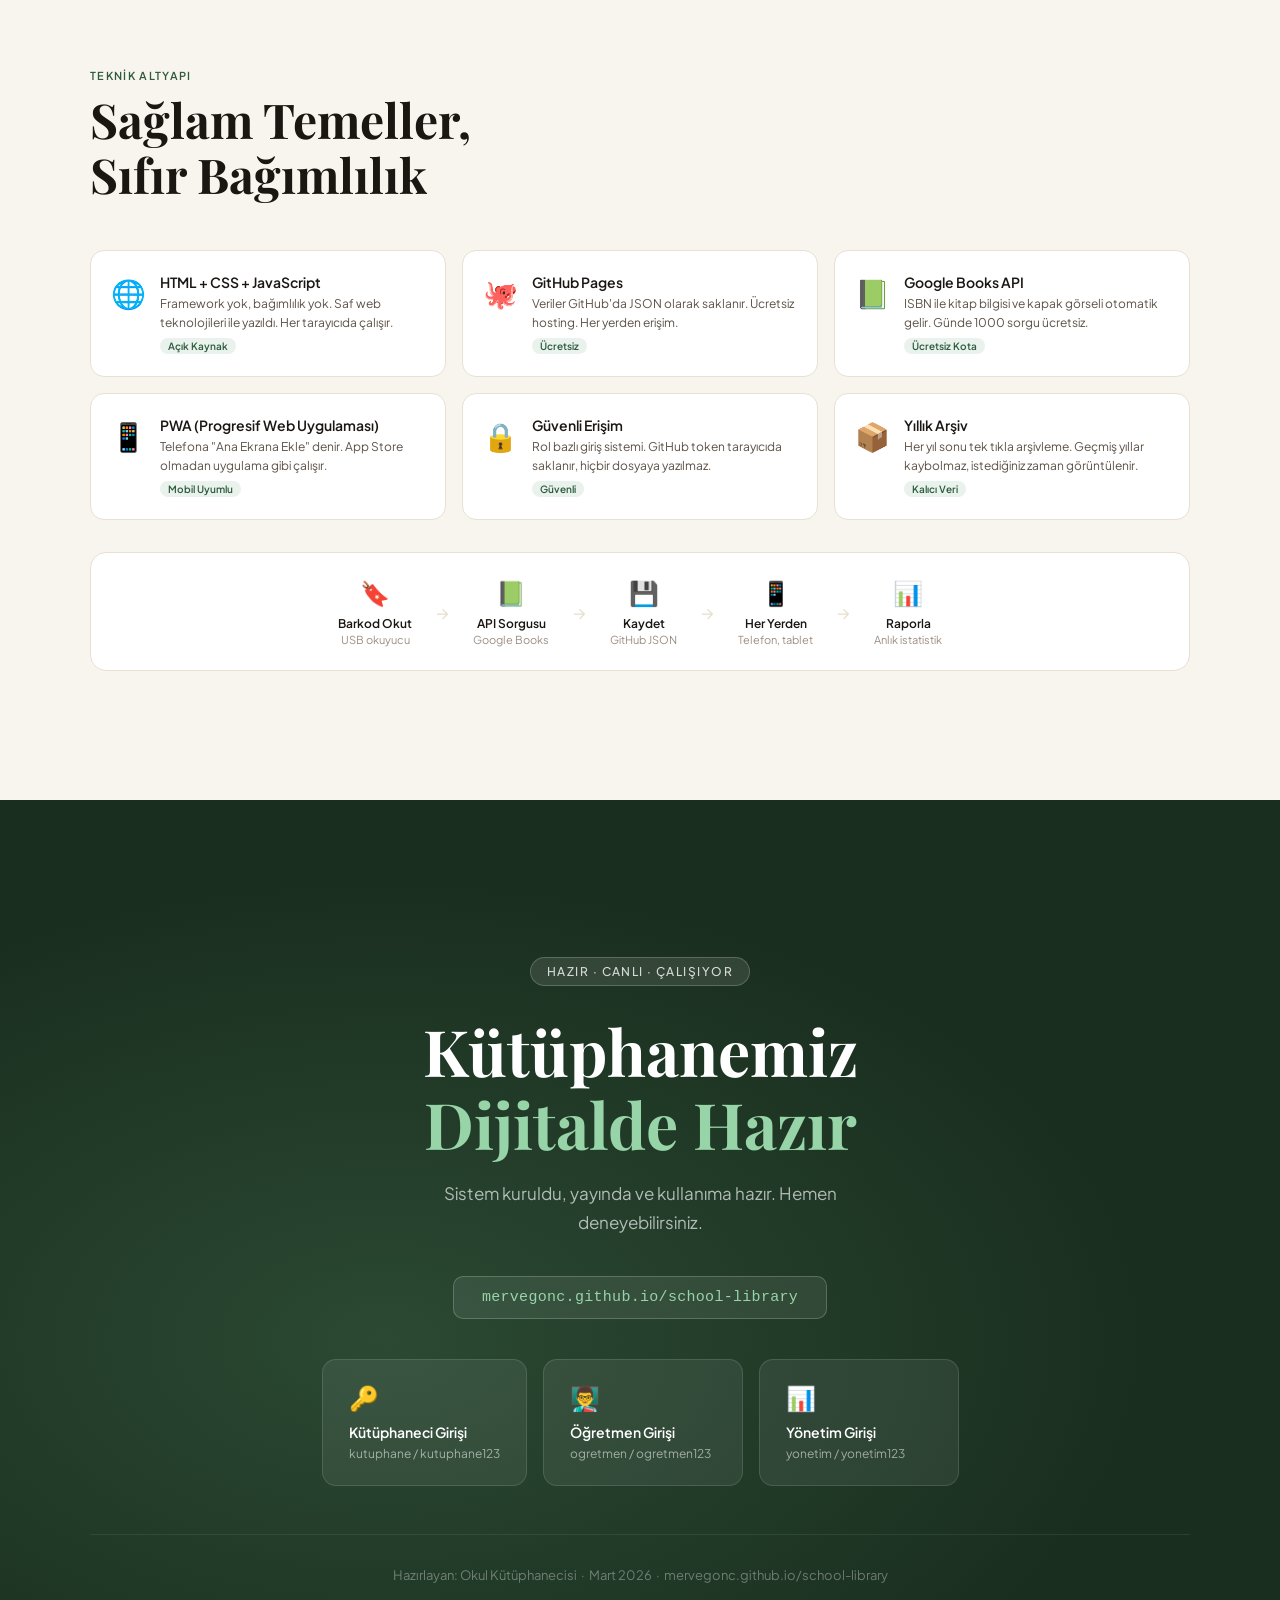
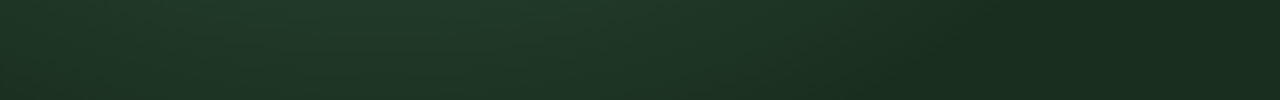
<file: sunum.html>
<!DOCTYPE html>
<html lang="tr">
<head>
<meta charset="UTF-8">
<meta name="viewport" content="width=device-width, initial-scale=1.0">
<title>Okul Kütüphanesi Dijital Sistemi — Sunum</title>
<link href="https://fonts.googleapis.com/css2?family=Playfair+Display:wght@400;600;700&family=Plus+Jakarta+Sans:wght@300;400;500;600&display=swap" rel="stylesheet">
<style>
:root {
  --green-dk: #1A2E1F;
  --green: #2E5B3C;
  --green-md: #4A7C59;
  --green-lt: #EAF2ED;
  --cream: #F8F5EF;
  --sand: #E8E0D0;
  --text: #1A1612;
  --text2: #5C5248;
  --text3: #9C8E82;
  --white: #FFFFFF;
  --amber: #C17B2A;
  --amber-lt: #FDF3E3;
  --red: #B83232;
}
*, *::before, *::after { box-sizing: border-box; margin: 0; padding: 0; }
html { scroll-behavior: smooth; }
body { font-family: 'Plus Jakarta Sans', sans-serif; background: var(--cream); color: var(--text); overflow-x: hidden; }

/* ── PROGRESS BAR ── */
.progress { position: fixed; top: 0; left: 0; height: 3px; background: var(--green); z-index: 1000; transition: width 0.2s; width: 0%; }

/* ── NAV ── */
.nav { position: fixed; top: 3px; left: 0; right: 0; z-index: 999; padding: 14px 40px; display: flex; align-items: center; justify-content: space-between; background: rgba(248,245,239,0.92); backdrop-filter: blur(12px); border-bottom: 1px solid var(--sand); }
.nav-brand { font-family: 'Playfair Display', serif; font-size: 15px; color: var(--green); font-weight: 600; display: flex; align-items: center; gap: 8px; }
.nav-dots { display: flex; gap: 6px; }
.nav-dot { width: 8px; height: 8px; border-radius: 50%; background: var(--sand); cursor: pointer; transition: all 0.2s; border: none; }
.nav-dot.active { background: var(--green); transform: scale(1.3); }
.nav-link { font-size: 13px; color: var(--text2); text-decoration: none; padding: 6px 14px; border-radius: 20px; border: 1px solid var(--sand); transition: all 0.2s; }
.nav-link:hover { background: var(--green); color: white; border-color: var(--green); }

/* ── SLIDES ── */
.slide { min-height: 100vh; display: flex; align-items: center; justify-content: center; padding: 100px 40px 60px; position: relative; overflow: hidden; }
.slide-inner { max-width: 1100px; width: 100%; }

/* ── SLIDE 1: HERO ── */
.slide-hero { background: var(--green-dk); }
.slide-hero::before {
  content: ''; position: absolute; inset: 0;
  background: radial-gradient(ellipse at 70% 50%, rgba(74,124,89,0.4) 0%, transparent 65%),
              radial-gradient(ellipse at 20% 80%, rgba(46,91,60,0.3) 0%, transparent 50%);
}
.slide-hero::after {
  content: '📚'; position: absolute; right: 8%; top: 50%; transform: translateY(-50%);
  font-size: clamp(80px, 12vw, 160px); opacity: 0.08; filter: grayscale(1);
}
.hero-tag { display: inline-block; background: rgba(255,255,255,0.1); border: 1px solid rgba(255,255,255,0.2); color: rgba(255,255,255,0.8); font-size: 12px; font-weight: 500; letter-spacing: 0.12em; padding: 6px 16px; border-radius: 20px; margin-bottom: 28px; text-transform: uppercase; }
.hero-title { font-family: 'Playfair Display', serif; font-size: clamp(36px, 5.5vw, 72px); font-weight: 700; color: var(--white); line-height: 1.1; margin-bottom: 20px; }
.hero-title span { color: #97D4A8; }
.hero-sub { font-size: clamp(15px, 2vw, 18px); color: rgba(255,255,255,0.65); max-width: 540px; line-height: 1.7; margin-bottom: 40px; }
.hero-pills { display: flex; gap: 10px; flex-wrap: wrap; margin-bottom: 48px; }
.hero-pill { background: rgba(255,255,255,0.08); border: 1px solid rgba(255,255,255,0.15); color: rgba(255,255,255,0.8); font-size: 13px; padding: 7px 16px; border-radius: 20px; display: flex; align-items: center; gap: 6px; }
.hero-pill .dot { width: 6px; height: 6px; border-radius: 50%; background: #97D4A8; }
.hero-cta { display: flex; gap: 14px; flex-wrap: wrap; }
.btn-hero { padding: 13px 28px; border-radius: 10px; font-size: 14px; font-weight: 600; cursor: pointer; text-decoration: none; display: inline-flex; align-items: center; gap: 8px; transition: all 0.2s; border: none; font-family: 'Plus Jakarta Sans', sans-serif; }
.btn-hero-primary { background: var(--white); color: var(--green-dk); }
.btn-hero-primary:hover { background: #E8F5EC; transform: translateY(-2px); box-shadow: 0 8px 24px rgba(0,0,0,0.2); }
.btn-hero-outline { background: transparent; color: white; border: 1.5px solid rgba(255,255,255,0.3); }
.btn-hero-outline:hover { background: rgba(255,255,255,0.08); border-color: rgba(255,255,255,0.6); }
.hero-stat-row { display: flex; gap: 32px; padding-top: 40px; border-top: 1px solid rgba(255,255,255,0.1); flex-wrap: wrap; }
.hero-stat { }
.hero-stat-val { font-family: 'Playfair Display', serif; font-size: 32px; font-weight: 700; color: white; line-height: 1; }
.hero-stat-lbl { font-size: 12px; color: rgba(255,255,255,0.5); margin-top: 4px; }

/* ── SECTION HEADER ── */
.sec-tag { font-size: 11px; font-weight: 600; letter-spacing: 0.12em; text-transform: uppercase; color: var(--green); margin-bottom: 10px; }
.sec-title { font-family: 'Playfair Display', serif; font-size: clamp(28px, 4vw, 48px); font-weight: 700; color: var(--text); line-height: 1.15; margin-bottom: 14px; }
.sec-sub { font-size: 16px; color: var(--text2); line-height: 1.7; max-width: 560px; }

/* ── SLIDE 2: PROBLEM ── */
.slide-problem { background: var(--white); }
.problem-grid { display: grid; grid-template-columns: 1fr 1fr; gap: 24px; margin-top: 48px; }
.problem-card { border-radius: 16px; padding: 28px; position: relative; overflow: hidden; }
.problem-card.before { background: #FDF5F5; border: 1.5px solid #F5C0C0; }
.problem-card.after { background: var(--green-lt); border: 1.5px solid #C4E0CE; }
.problem-card-label { font-size: 11px; font-weight: 700; letter-spacing: 0.1em; text-transform: uppercase; margin-bottom: 18px; display: flex; align-items: center; gap: 8px; }
.problem-card.before .problem-card-label { color: var(--red); }
.problem-card.after .problem-card-label { color: var(--green); }
.problem-item { display: flex; align-items: flex-start; gap: 10px; margin-bottom: 13px; font-size: 14px; color: var(--text2); line-height: 1.5; }
.problem-item .pi { font-size: 16px; flex-shrink: 0; margin-top: 1px; }

/* ── SLIDE 3: HOW IT WORKS ── */
.slide-how { background: var(--cream); }
.how-steps { display: grid; grid-template-columns: repeat(4, 1fr); gap: 20px; margin-top: 48px; }
.how-step { background: white; border-radius: 16px; padding: 28px 22px; text-align: center; border: 1px solid var(--sand); position: relative; transition: transform 0.2s, box-shadow 0.2s; }
.how-step:hover { transform: translateY(-6px); box-shadow: 0 16px 40px rgba(46,91,60,0.1); }
.how-step-num { width: 44px; height: 44px; border-radius: 50%; background: var(--green); color: white; font-family: 'Playfair Display', serif; font-size: 18px; font-weight: 700; display: flex; align-items: center; justify-content: center; margin: 0 auto 16px; }
.how-step-icon { font-size: 32px; margin-bottom: 14px; }
.how-step h3 { font-family: 'Playfair Display', serif; font-size: 16px; font-weight: 600; color: var(--text); margin-bottom: 8px; }
.how-step p { font-size: 13px; color: var(--text2); line-height: 1.6; }
.how-arrow { display: flex; align-items: center; justify-content: center; color: var(--sand); font-size: 24px; }

/* ── SLIDE 4: FEATURES ── */
.slide-features { background: var(--green-dk); }
.features-grid { display: grid; grid-template-columns: repeat(3, 1fr); gap: 16px; margin-top: 48px; }
.feat-card { background: rgba(255,255,255,0.05); border: 1px solid rgba(255,255,255,0.1); border-radius: 16px; padding: 26px 22px; transition: all 0.2s; cursor: default; }
.feat-card:hover { background: rgba(255,255,255,0.09); border-color: rgba(255,255,255,0.2); transform: translateY(-4px); }
.feat-icon { font-size: 30px; margin-bottom: 14px; }
.feat-title { font-family: 'Playfair Display', serif; font-size: 16px; font-weight: 600; color: white; margin-bottom: 8px; }
.feat-desc { font-size: 13px; color: rgba(255,255,255,0.6); line-height: 1.65; }

/* ── SLIDE 5: ROLES ── */
.slide-roles { background: var(--white); }
.roles-grid { display: grid; grid-template-columns: repeat(3, 1fr); gap: 20px; margin-top: 48px; }
.role-card { border-radius: 16px; overflow: hidden; border: 1.5px solid var(--sand); transition: all 0.2s; }
.role-card:hover { transform: translateY(-4px); box-shadow: 0 16px 40px rgba(0,0,0,0.08); }
.role-head { padding: 24px 22px 18px; }
.role-head.green { background: var(--green); }
.role-head.teal { background: #1A6B5A; }
.role-head.navy { background: #1E3A5F; }
.role-head.amber { background: #8B4513; }
.role-icon-big { font-size: 36px; margin-bottom: 10px; }
.role-name { font-family: 'Playfair Display', serif; font-size: 18px; font-weight: 700; color: white; }
.role-desc { font-size: 12px; color: rgba(255,255,255,0.7); margin-top: 3px; }
.role-body { padding: 18px 22px; background: var(--cream); }
.role-item { font-size: 13px; color: var(--text2); padding: 5px 0; display: flex; gap: 8px; align-items: flex-start; border-bottom: 1px solid var(--sand); }
.role-item:last-child { border-bottom: none; }
.role-item .ri { color: var(--green); flex-shrink: 0; }

/* ── SLIDE 6: MOCKUP ── */
.slide-mockup { background: var(--cream); }
.mockup-wrap { margin-top: 48px; background: white; border-radius: 20px; border: 1px solid var(--sand); overflow: hidden; box-shadow: 0 24px 64px rgba(0,0,0,0.08); }
.mockup-bar { background: var(--green); height: 52px; display: flex; align-items: center; padding: 0 20px; gap: 12px; }
.mockup-dots { display: flex; gap: 6px; }
.mockup-dot { width: 10px; height: 10px; border-radius: 50%; }
.mockup-bar-title { font-size: 13px; color: rgba(255,255,255,0.8); margin: 0 auto; font-family: 'Playfair Display', serif; }
.mockup-nav { display: flex; gap: 2px; margin-left: auto; }
.mockup-nav-item { font-size: 11px; color: rgba(255,255,255,0.65); padding: 4px 10px; border-radius: 4px; cursor: pointer; transition: background 0.15s; }
.mockup-nav-item.active { background: rgba(255,255,255,0.15); color: white; }
.mockup-body { padding: 24px; }
.mockup-metrics { display: grid; grid-template-columns: repeat(4,1fr); gap: 12px; margin-bottom: 20px; }
.mock-metric { background: var(--cream); border-radius: 12px; padding: 14px 16px; border-left: 3px solid var(--green); }
.mock-metric-val { font-family: 'Playfair Display', serif; font-size: 24px; font-weight: 700; color: var(--text); }
.mock-metric-lbl { font-size: 10px; color: var(--text3); text-transform: uppercase; letter-spacing: 0.05em; margin-top: 2px; }
.mockup-grid2 { display: grid; grid-template-columns: 1fr 1fr; gap: 14px; }
.mock-card { background: var(--cream); border-radius: 12px; padding: 16px; }
.mock-card-title { font-size: 12px; font-weight: 600; color: var(--text); margin-bottom: 12px; text-transform: uppercase; letter-spacing: 0.04em; }
.mock-bar-row { margin-bottom: 9px; }
.mock-bar-label { display: flex; justify-content: space-between; font-size: 11px; color: var(--text2); margin-bottom: 3px; }
.mock-bar-track { height: 6px; background: var(--sand); border-radius: 3px; overflow: hidden; }
.mock-bar-fill { height: 100%; background: var(--green); border-radius: 3px; }
.mock-table { width: 100%; font-size: 12px; border-collapse: collapse; }
.mock-table th { text-align: left; color: var(--text3); font-size: 10px; text-transform: uppercase; letter-spacing: 0.05em; padding: 4px 8px; border-bottom: 1px solid var(--sand); }
.mock-table td { padding: 7px 8px; border-bottom: 1px solid var(--sand); color: var(--text2); }
.mock-table tr:last-child td { border-bottom: none; }
.mock-badge { display: inline-block; padding: 1px 7px; border-radius: 10px; font-size: 10px; font-weight: 500; }
.mb-green { background: var(--green-lt); color: var(--green); }
.mb-amber { background: var(--amber-lt); color: var(--amber); }
.mb-blue { background: #E8F0FB; color: #1E4A7A; }

/* ── SLIDE 7: COST ── */
.slide-cost { background: var(--white); }
.cost-hero { text-align: center; padding: 48px 0 32px; }
.cost-zero { font-family: 'Playfair Display', serif; font-size: clamp(80px, 12vw, 140px); font-weight: 700; color: var(--green); line-height: 1; }
.cost-zero-sub { font-size: 18px; color: var(--text2); margin-top: 8px; }
.cost-grid { display: grid; grid-template-columns: repeat(3, 1fr); gap: 20px; margin-top: 40px; }
.cost-card { border-radius: 16px; padding: 28px 24px; text-align: center; }
.cost-card.free { background: var(--green-lt); border: 1.5px solid #C4E0CE; }
.cost-card.once { background: var(--amber-lt); border: 1.5px solid #F0D9AC; }
.cost-card.compare { background: #FDF5F5; border: 1.5px solid #F5C0C0; }
.cost-val { font-family: 'Playfair Display', serif; font-size: 36px; font-weight: 700; margin-bottom: 6px; }
.cost-card.free .cost-val { color: var(--green); }
.cost-card.once .cost-val { color: var(--amber); }
.cost-card.compare .cost-val { color: var(--red); text-decoration: line-through; opacity: 0.7; }
.cost-lbl { font-size: 14px; font-weight: 600; color: var(--text); margin-bottom: 6px; }
.cost-sub { font-size: 13px; color: var(--text2); line-height: 1.5; }
.cost-vs { display: flex; align-items: center; justify-content: center; padding: 24px 0 0; gap: 16px; font-size: 13px; color: var(--text3); flex-wrap: wrap; }
.cost-vs strong { color: var(--text); }

/* ── SLIDE 8: TECH ── */
.slide-tech { background: var(--cream); }
.tech-grid { display: grid; grid-template-columns: repeat(3, 1fr); gap: 16px; margin-top: 48px; }
.tech-card { background: white; border-radius: 14px; padding: 22px 20px; border: 1px solid var(--sand); display: flex; gap: 14px; align-items: flex-start; transition: all 0.2s; }
.tech-card:hover { box-shadow: 0 8px 24px rgba(0,0,0,0.06); transform: translateY(-3px); }
.tech-icon { font-size: 28px; flex-shrink: 0; margin-top: 2px; }
.tech-name { font-weight: 600; font-size: 14px; color: var(--text); margin-bottom: 4px; }
.tech-desc { font-size: 12px; color: var(--text2); line-height: 1.55; }
.tech-badge { display: inline-block; margin-top: 6px; font-size: 10px; font-weight: 600; padding: 2px 8px; border-radius: 10px; background: var(--green-lt); color: var(--green); }
.tech-flow { margin-top: 32px; background: white; border-radius: 16px; padding: 24px 28px; border: 1px solid var(--sand); display: flex; align-items: center; gap: 0; flex-wrap: wrap; justify-content: center; }
.tech-flow-step { text-align: center; padding: 0 20px; }
.tech-flow-step .tfs-icon { font-size: 24px; margin-bottom: 8px; }
.tech-flow-step .tfs-name { font-size: 12px; font-weight: 600; color: var(--text); }
.tech-flow-step .tfs-desc { font-size: 11px; color: var(--text3); margin-top: 2px; }
.tech-flow-arrow { font-size: 18px; color: var(--sand); padding: 0 4px; }

/* ── SLIDE 9: CTA ── */
.slide-cta { background: var(--green-dk); min-height: 100vh; }
.slide-cta::before {
  content: ''; position: absolute; inset: 0;
  background: radial-gradient(ellipse at 30% 60%, rgba(74,124,89,0.35) 0%, transparent 60%);
}
.cta-inner { text-align: center; position: relative; z-index: 1; }
.cta-title { font-family: 'Playfair Display', serif; font-size: clamp(32px, 5vw, 64px); font-weight: 700; color: white; line-height: 1.15; margin-bottom: 18px; }
.cta-title span { color: #97D4A8; }
.cta-sub { font-size: 17px; color: rgba(255,255,255,0.65); max-width: 500px; margin: 0 auto 40px; line-height: 1.7; }
.cta-url { display: inline-block; background: rgba(255,255,255,0.08); border: 1px solid rgba(255,255,255,0.2); color: #97D4A8; font-size: 15px; font-family: monospace; padding: 12px 28px; border-radius: 10px; margin-bottom: 40px; letter-spacing: 0.02em; }
.cta-cards { display: flex; gap: 16px; justify-content: center; flex-wrap: wrap; margin-bottom: 48px; }
.cta-card { background: rgba(255,255,255,0.07); border: 1px solid rgba(255,255,255,0.12); border-radius: 14px; padding: 22px 26px; text-align: left; min-width: 200px; }
.cta-card-icon { font-size: 24px; margin-bottom: 10px; }
.cta-card-title { font-size: 14px; font-weight: 600; color: white; margin-bottom: 4px; }
.cta-card-desc { font-size: 12px; color: rgba(255,255,255,0.55); line-height: 1.5; }
.cta-signature { font-size: 13px; color: rgba(255,255,255,0.35); padding-top: 32px; border-top: 1px solid rgba(255,255,255,0.08); }

/* ── SCROLL REVEAL ── */
.reveal { opacity: 0; transform: translateY(28px); transition: opacity 0.7s ease, transform 0.7s ease; }
.reveal.visible { opacity: 1; transform: none; }
.reveal-d1 { transition-delay: 0.1s; }
.reveal-d2 { transition-delay: 0.2s; }
.reveal-d3 { transition-delay: 0.3s; }
.reveal-d4 { transition-delay: 0.4s; }

/* ── RESPONSIVE ── */
@media(max-width: 900px) {
  .problem-grid, .features-grid, .roles-grid, .cost-grid, .tech-grid { grid-template-columns: 1fr 1fr; }
  .how-steps { grid-template-columns: 1fr 1fr; }
  .mockup-metrics { grid-template-columns: 1fr 1fr; }
  .mockup-grid2 { grid-template-columns: 1fr; }
}
@media(max-width: 600px) {
  .slide { padding: 80px 20px 48px; }
  .problem-grid, .features-grid, .roles-grid, .cost-grid, .tech-grid, .how-steps { grid-template-columns: 1fr; }
  .nav { padding: 12px 20px; }
  .nav-dots { display: none; }
  .hero-stat-row { gap: 20px; }
}
</style>
</head>
<body>

<div class="progress" id="progress"></div>

<nav class="nav">
  <div class="nav-brand">📚 Okul Kütüphanesi</div>
  <div class="nav-dots" id="nav-dots"></div>
  <a href="https://mervegonc.github.io/school-library/" target="_blank" class="nav-link">🔗 Canlı Demo</a>
</nav>

<!-- ═══ SLIDE 1: HERO ═══ -->
<section class="slide slide-hero" data-slide="0">
  <div class="slide-inner" style="position:relative;z-index:1">
    <div class="hero-tag reveal">Dijital Dönüşüm · 2025–2026</div>
    <h1 class="hero-title reveal reveal-d1">Okul Kütüphanemiz<br><span>Dijitalleşiyor</span></h1>
    <p class="hero-sub reveal reveal-d2">Defter sisteminden modern bir web platformuna geçiyoruz. Ücretsiz, mobil uyumlu, her cihazdan erişilebilir.</p>
    <div class="hero-pills reveal reveal-d2">
      <div class="hero-pill"><span class="dot"></span>Sıfır Maliyet</div>
      <div class="hero-pill"><span class="dot"></span>Mobil Uyumlu</div>
      <div class="hero-pill"><span class="dot"></span>Anlık Raporlar</div>
      <div class="hero-pill"><span class="dot"></span>ISBN Entegrasyonu</div>
    </div>
    <div class="hero-cta reveal reveal-d3">
      <a href="https://mervegonc.github.io/school-library/" target="_blank" class="btn-hero btn-hero-primary">🔗 Sistemi Dene</a>
      <a href="#problem" class="btn-hero btn-hero-outline">↓ Detayları Gör</a>
    </div>
    <div class="hero-stat-row reveal reveal-d4">
      <div class="hero-stat"><div class="hero-stat-val">0 ₺</div><div class="hero-stat-lbl">Aylık maliyet</div></div>
      <div class="hero-stat"><div class="hero-stat-val">4</div><div class="hero-stat-lbl">Kullanıcı rolü</div></div>
      <div class="hero-stat"><div class="hero-stat-val">7/24</div><div class="hero-stat-lbl">Her yerden erişim</div></div>
      <div class="hero-stat"><div class="hero-stat-val">∞</div><div class="hero-stat-lbl">Kitap kapasitesi</div></div>
    </div>
  </div>
</section>

<!-- ═══ SLIDE 2: PROBLEM ═══ -->
<section class="slide slide-problem" id="problem" data-slide="1">
  <div class="slide-inner">
    <div class="sec-tag reveal">Neden Dijital?</div>
    <h2 class="sec-title reveal reveal-d1">Defterin Sınırlarını<br>Aştık</h2>
    <p class="sec-sub reveal reveal-d2">Kütüphane yönetiminde yaşanan sorunları kalıcı olarak çözüyoruz.</p>
    <div class="problem-grid">
      <div class="problem-card before reveal reveal-d2">
        <div class="problem-card-label">✗ &nbsp;Eski Sistem (Defter)</div>
        <div class="problem-item"><span class="pi">📒</span>Ödünç kayıtları defterde, kaybolma riski var</div>
        <div class="problem-item"><span class="pi">🔍</span>Kitap arama yok — rafları tek tek gezmek gerekiyor</div>
        <div class="problem-item"><span class="pi">⏰</span>Gecikmeler fark edilmiyor, takip edilemiyor</div>
        <div class="problem-item"><span class="pi">📊</span>İstatistik ve rapor üretilemiyor</div>
        <div class="problem-item"><span class="pi">🏫</span>Sadece okulda, sadece o an erişilebilir</div>
        <div class="problem-item"><span class="pi">📱</span>Telefon veya tabletlerde kullanılamıyor</div>
      </div>
      <div class="problem-card after reveal reveal-d3">
        <div class="problem-card-label">✓ &nbsp;Yeni Sistem (Dijital)</div>
        <div class="problem-item"><span class="pi">☁️</span>Tüm kayıtlar bulutta, güvenli ve kalıcı</div>
        <div class="problem-item"><span class="pi">🔎</span>Anlık kitap arama — ISBN, isim veya yazar ile</div>
        <div class="problem-item"><span class="pi">🔔</span>Geciken ödünçler otomatik işaretleniyor</div>
        <div class="problem-item"><span class="pi">📈</span>Günlük, aylık, yıllık raporlar tek tıkla</div>
        <div class="problem-item"><span class="pi">🌐</span>Ev, okul, her yerden — 7/24 erişim</div>
        <div class="problem-item"><span class="pi">📱</span>Telefon ve tablette tam işlevsel</div>
      </div>
    </div>
  </div>
</section>

<!-- ═══ SLIDE 3: HOW IT WORKS ═══ -->
<section class="slide slide-how" data-slide="2">
  <div class="slide-inner">
    <div class="sec-tag reveal">Nasıl Çalışır?</div>
    <h2 class="sec-title reveal reveal-d1">4 Adımda<br>Tam Kontrol</h2>
    <div class="how-steps">
      <div class="how-step reveal reveal-d1">
        <div class="how-step-num">1</div>
        <div class="how-step-icon">📖</div>
        <h3>Kitap Ekle</h3>
        <p>Barkod okuyucu veya kitap adıyla arayın. Google Books'tan kapak ve bilgiler otomatik gelir.</p>
      </div>
      <div class="how-step reveal reveal-d2">
        <div class="how-step-num">2</div>
        <div class="how-step-icon">👤</div>
        <h3>Öğrenci Kaydet</h3>
        <p>Kütüphaneci öğrenci bilgilerini girer. Sistem her öğrencinin okuma geçmişini tutar.</p>
      </div>
      <div class="how-step reveal reveal-d3">
        <div class="how-step-num">3</div>
        <div class="how-step-icon">📤</div>
        <h3>Ödünç Ver</h3>
        <p>Öğrenci ve kitabı seçin, tarihi belirleyin. Sistem stoku anında günceller.</p>
      </div>
      <div class="how-step reveal reveal-d4">
        <div class="how-step-num">4</div>
        <div class="how-step-icon">📊</div>
        <h3>Raporla</h3>
        <p>En çok okunan kitaplar, sınıf bazlı istatistik, zamanında iade oranı — hepsi hazır.</p>
      </div>
    </div>
  </div>
</section>

<!-- ═══ SLIDE 4: FEATURES ═══ -->
<section class="slide slide-features" data-slide="3">
  <div class="slide-inner">
    <div class="sec-tag reveal" style="color:#97D4A8">Özellikler</div>
    <h2 class="sec-title reveal reveal-d1" style="color:white">Her İhtiyaç<br><span style="color:#97D4A8">Düşünüldü</span></h2>
    <div class="features-grid">
      <div class="feat-card reveal reveal-d1">
        <div class="feat-icon">📚</div>
        <div class="feat-title">Kitap Kataloğu</div>
        <div class="feat-desc">ISBN, isim veya yazar ile arama. Kategori filtreleme. Kapak görseli ve özet. Raf konumu takibi.</div>
      </div>
      <div class="feat-card reveal reveal-d2">
        <div class="feat-icon">🔖</div>
        <div class="feat-title">ISBN Entegrasyonu</div>
        <div class="feat-desc">Barkod okuyucu ile veya elle yazarak anında kitap bilgisi. Google Books'tan kapak, yazar, özet otomatik.</div>
      </div>
      <div class="feat-card reveal reveal-d3">
        <div class="feat-icon">📤</div>
        <div class="feat-title">Ödünç Yönetimi</div>
        <div class="feat-desc">Ödünç verme ve iade alma. Gecikme uyarıları. 3 kitap limiti. Kayıp kitap işaretleme.</div>
      </div>
      <div class="feat-card reveal reveal-d1">
        <div class="feat-icon">👥</div>
        <div class="feat-title">Öğrenci Takibi</div>
        <div class="feat-desc">Kütüphaneci öğrencileri sisteme ekler. Okuma geçmişi ve istatistik. Sınıf bazlı görünüm.</div>
      </div>
      <div class="feat-card reveal reveal-d2">
        <div class="feat-icon">📈</div>
        <div class="feat-title">Raporlama</div>
        <div class="feat-desc">En çok okunan kitaplar. Sınıf bazlı istatistik. Aylık aktivite. Yazdırılabilir rapor.</div>
      </div>
      <div class="feat-card reveal reveal-d3">
        <div class="feat-icon">📱</div>
        <div class="feat-title">Mobil Uygulama Gibi</div>
        <div class="feat-desc">Telefona "Ana Ekrana Ekle" denir — tam uygulama gibi açılır. App Store'a gerek yok.</div>
      </div>
    </div>
  </div>
</section>

<!-- ═══ SLIDE 5: ROLES ═══ -->
<section class="slide slide-roles" data-slide="4">
  <div class="slide-inner">
    <div class="sec-tag reveal">Kimler Kullanır?</div>
    <h2 class="sec-title reveal reveal-d1">Herkes İçin<br>Ayrı Görünüm</h2>
    <div class="roles-grid">
      <div class="role-card reveal reveal-d1">
        <div class="role-head green">
          <div class="role-icon-big">🔑</div>
          <div class="role-name">Kütüphaneci</div>
          <div class="role-desc">Tam yönetim yetkisi</div>
        </div>
        <div class="role-body">
          <div class="role-item"><span class="ri">✓</span>Kitap ekle, düzenle, sil</div>
          <div class="role-item"><span class="ri">✓</span>Ödünç ver ve iade al</div>
          <div class="role-item"><span class="ri">✓</span>Öğrenci kaydı oluştur</div>
          <div class="role-item"><span class="ri">✓</span>ISBN ile hızlı kitap girişi</div>
          <div class="role-item"><span class="ri">✓</span>Tüm raporlara erişim</div>
        </div>
      </div>
      <div class="role-card reveal reveal-d2">
        <div class="role-head teal">
          <div class="role-icon-big">👨‍🏫</div>
          <div class="role-name">Öğretmen</div>
          <div class="role-desc">Görüntüleme ve takip</div>
        </div>
        <div class="role-body">
          <div class="role-item"><span class="ri">✓</span>Kitap kataloğunu gör</div>
          <div class="role-item"><span class="ri">✓</span>Geciken ödünçleri takip et</div>
          <div class="role-item"><span class="ri">✓</span>Sınıf istatistiklerini gör</div>
          <div class="role-item"><span class="ri">✓</span>Raporları incele</div>
          <div class="role-item"><span class="ri">—</span>Düzenleme yetkisi yok</div>
        </div>
      </div>
      <div class="role-card reveal reveal-d3">
        <div class="role-head navy">
          <div class="role-icon-big">📊</div>
          <div class="role-name">Yönetim</div>
          <div class="role-desc">Raporlar ve genel bakış</div>
        </div>
        <div class="role-body">
          <div class="role-item"><span class="ri">✓</span>Genel bakış paneli</div>
          <div class="role-item"><span class="ri">✓</span>Aylık ve yıllık raporlar</div>
          <div class="role-item"><span class="ri">✓</span>En çok okunan listesi</div>
          <div class="role-item"><span class="ri">✓</span>Sınıf karşılaştırması</div>
          <div class="role-item"><span class="ri">—</span>Sadece okuma yetkisi</div>
        </div>
      </div>
    </div>
  </div>
</section>

<!-- ═══ SLIDE 6: MOCKUP ═══ -->
<section class="slide slide-mockup" data-slide="5">
  <div class="slide-inner">
    <div class="sec-tag reveal">Canlı Sistem</div>
    <h2 class="sec-title reveal reveal-d1">Şu An Çalışıyor</h2>
    <div class="mockup-wrap reveal reveal-d2">
      <div class="mockup-bar">
        <div class="mockup-dots">
          <div class="mockup-dot" style="background:#FF5F57"></div>
          <div class="mockup-dot" style="background:#FEBC2E"></div>
          <div class="mockup-dot" style="background:#28C840"></div>
        </div>
        <div class="mockup-bar-title">📚 Okul Kütüphanesi — Genel Bakış</div>
        <div class="mockup-nav">
          <div class="mockup-nav-item active">Genel Bakış</div>
          <div class="mockup-nav-item">Kitaplar</div>
          <div class="mockup-nav-item">Ödünç</div>
          <div class="mockup-nav-item">Raporlar</div>
        </div>
      </div>
      <div class="mockup-body">
        <div class="mockup-metrics">
          <div class="mock-metric"><div class="mock-metric-val">1.247</div><div class="mock-metric-lbl">Toplam Kitap</div></div>
          <div class="mock-metric" style="border-left-color:#1E4A7A"><div class="mock-metric-val">143</div><div class="mock-metric-lbl">Aktif Ödünç</div></div>
          <div class="mock-metric" style="border-left-color:#C17B2A"><div class="mock-metric-val">12</div><div class="mock-metric-lbl">Geciken</div></div>
          <div class="mock-metric"><div class="mock-metric-val">%94</div><div class="mock-metric-lbl">Zamanında İade</div></div>
        </div>
        <div class="mockup-grid2">
          <div class="mock-card">
            <div class="mock-card-title">En Çok Okunanlar</div>
            <div class="mock-bar-row"><div class="mock-bar-label"><span>Kürk Mantolu Madonna</span><span>38×</span></div><div class="mock-bar-track"><div class="mock-bar-fill" style="width:100%"></div></div></div>
            <div class="mock-bar-row"><div class="mock-bar-label"><span>Simyacı</span><span>31×</span></div><div class="mock-bar-track"><div class="mock-bar-fill" style="width:82%"></div></div></div>
            <div class="mock-bar-row"><div class="mock-bar-label"><span>Küçük Prens</span><span>27×</span></div><div class="mock-bar-track"><div class="mock-bar-fill" style="width:71%"></div></div></div>
            <div class="mock-bar-row"><div class="mock-bar-label"><span>İnce Memed</span><span>24×</span></div><div class="mock-bar-track"><div class="mock-bar-fill" style="width:63%"></div></div></div>
          </div>
          <div class="mock-card">
            <div class="mock-card-title">Son İşlemler</div>
            <table class="mock-table">
              <tr><th>Öğrenci</th><th>Kitap</th><th>Durum</th></tr>
              <tr><td>Ayşe K.</td><td>Kürk Mantolu...</td><td><span class="mock-badge mb-green">İade</span></td></tr>
              <tr><td>Mert T.</td><td>İnce Memed</td><td><span class="mock-badge mb-blue">Okumada</span></td></tr>
              <tr><td>Zeynep A.</td><td>Simyacı</td><td><span class="mock-badge mb-amber">Gecikti</span></td></tr>
              <tr><td>Can B.</td><td>Küçük Prens</td><td><span class="mock-badge mb-blue">Okumada</span></td></tr>
            </table>
          </div>
        </div>
      </div>
    </div>
    <div style="text-align:center;margin-top:20px">
      <a href="https://mervegonc.github.io/school-library/" target="_blank" class="btn-hero btn-hero-primary" style="background:var(--green);color:white;display:inline-flex">🔗 Canlı Sistemi Aç</a>
    </div>
  </div>
</section>

<!-- ═══ SLIDE 7: COST ═══ -->
<section class="slide slide-cost" data-slide="6">
  <div class="slide-inner">
    <div class="sec-tag reveal" style="text-align:center">Maliyet</div>
    <div class="cost-hero reveal reveal-d1">
      <div class="cost-zero">0 ₺</div>
      <div class="cost-zero-sub">Aylık sunucu maliyeti yok. Lisans ücreti yok. Sürekli ücretsiz.</div>
    </div>
    <div class="cost-grid">
      <div class="cost-card free reveal reveal-d1">
        <div class="cost-val">0 ₺</div>
        <div class="cost-lbl">Yazılım & Hosting</div>
        <div class="cost-sub">GitHub Pages üzerinde ücretsiz yayınlanıyor. Google Books API ücretsiz kota. Hiçbir aylık ücret yok.</div>
      </div>
      <div class="cost-card once reveal reveal-d2">
        <div class="cost-val">~400 ₺</div>
        <div class="cost-lbl">Barkod Okuyucu</div>
        <div class="cost-sub">Tek seferlik alım. USB tak-çalıştır. Marka fark etmez. Elle de giriş yapılabilir — zorunlu değil.</div>
      </div>
      <div class="cost-card compare reveal reveal-d3">
        <div class="cost-val">12.000 ₺/yıl</div>
        <div class="cost-lbl">Hazır Yazılımlar</div>
        <div class="cost-sub">Piyasadaki kütüphane yazılımları aylık 500–1500 ₺ tutar. Bu sistem tamamen ücretsiz.</div>
      </div>
    </div>
    <div class="cost-vs reveal">
      <strong>Yıllık tasarruf:</strong> 12.000 ₺+ &nbsp;·&nbsp; <strong>5 yıllık tasarruf:</strong> 60.000 ₺+ &nbsp;·&nbsp; Barkod okuyucu hariç <strong>gerçek maliyet: 0 ₺</strong>
    </div>
  </div>
</section>

<!-- ═══ SLIDE 8: TECH ═══ -->
<section class="slide slide-tech" data-slide="7">
  <div class="slide-inner">
    <div class="sec-tag reveal">Teknik Altyapı</div>
    <h2 class="sec-title reveal reveal-d1">Sağlam Temeller,<br>Sıfır Bağımlılık</h2>
    <div class="tech-grid">
      <div class="tech-card reveal reveal-d1">
        <div class="tech-icon">🌐</div>
        <div><div class="tech-name">HTML + CSS + JavaScript</div><div class="tech-desc">Framework yok, bağımlılık yok. Saf web teknolojileri ile yazıldı. Her tarayıcıda çalışır.</div><span class="tech-badge">Açık Kaynak</span></div>
      </div>
      <div class="tech-card reveal reveal-d2">
        <div class="tech-icon">🐙</div>
        <div><div class="tech-name">GitHub Pages</div><div class="tech-desc">Veriler GitHub'da JSON olarak saklanır. Ücretsiz hosting. Her yerden erişim.</div><span class="tech-badge">Ücretsiz</span></div>
      </div>
      <div class="tech-card reveal reveal-d3">
        <div class="tech-icon">📗</div>
        <div><div class="tech-name">Google Books API</div><div class="tech-desc">ISBN ile kitap bilgisi ve kapak görseli otomatik gelir. Günde 1000 sorgu ücretsiz.</div><span class="tech-badge">Ücretsiz Kota</span></div>
      </div>
      <div class="tech-card reveal reveal-d1">
        <div class="tech-icon">📱</div>
        <div><div class="tech-name">PWA (Progresif Web Uygulaması)</div><div class="tech-desc">Telefona "Ana Ekrana Ekle" denir. App Store olmadan uygulama gibi çalışır.</div><span class="tech-badge">Mobil Uyumlu</span></div>
      </div>
      <div class="tech-card reveal reveal-d2">
        <div class="tech-icon">🔒</div>
        <div><div class="tech-name">Güvenli Erişim</div><div class="tech-desc">Rol bazlı giriş sistemi. GitHub token tarayıcıda saklanır, hiçbir dosyaya yazılmaz.</div><span class="tech-badge">Güvenli</span></div>
      </div>
      <div class="tech-card reveal reveal-d3">
        <div class="tech-icon">📦</div>
        <div><div class="tech-name">Yıllık Arşiv</div><div class="tech-desc">Her yıl sonu tek tıkla arşivleme. Geçmiş yıllar kaybolmaz, istediğiniz zaman görüntülenir.</div><span class="tech-badge">Kalıcı Veri</span></div>
      </div>
    </div>
    <div class="tech-flow reveal">
      <div class="tech-flow-step"><div class="tfs-icon">🔖</div><div class="tfs-name">Barkod Okut</div><div class="tfs-desc">USB okuyucu</div></div>
      <div class="tech-flow-arrow">→</div>
      <div class="tech-flow-step"><div class="tfs-icon">📗</div><div class="tfs-name">API Sorgusu</div><div class="tfs-desc">Google Books</div></div>
      <div class="tech-flow-arrow">→</div>
      <div class="tech-flow-step"><div class="tfs-icon">💾</div><div class="tfs-name">Kaydet</div><div class="tfs-desc">GitHub JSON</div></div>
      <div class="tech-flow-arrow">→</div>
      <div class="tech-flow-step"><div class="tfs-icon">📱</div><div class="tfs-name">Her Yerden</div><div class="tfs-desc">Telefon, tablet</div></div>
      <div class="tech-flow-arrow">→</div>
      <div class="tech-flow-step"><div class="tfs-icon">📊</div><div class="tfs-name">Raporla</div><div class="tfs-desc">Anlık istatistik</div></div>
    </div>
  </div>
</section>

<!-- ═══ SLIDE 9: CTA ═══ -->
<section class="slide slide-cta" data-slide="8">
  <div class="slide-inner cta-inner">
    <div class="hero-tag reveal" style="margin:0 auto 28px">Hazır · Canlı · Çalışıyor</div>
    <h2 class="cta-title reveal reveal-d1">Kütüphanemiz<br><span>Dijitalde Hazır</span></h2>
    <p class="cta-sub reveal reveal-d2">Sistem kuruldu, yayında ve kullanıma hazır. Hemen deneyebilirsiniz.</p>
    <div class="cta-url reveal reveal-d2">mervegonc.github.io/school-library</div>
    <div class="cta-cards reveal reveal-d3">
      <div class="cta-card">
        <div class="cta-card-icon">🔑</div>
        <div class="cta-card-title">Kütüphaneci Girişi</div>
        <div class="cta-card-desc">kutuphane / kutuphane123</div>
      </div>
      <div class="cta-card">
        <div class="cta-card-icon">👨‍🏫</div>
        <div class="cta-card-title">Öğretmen Girişi</div>
        <div class="cta-card-desc">ogretmen / ogretmen123</div>
      </div>
      <div class="cta-card">
        <div class="cta-card-icon">📊</div>
        <div class="cta-card-title">Yönetim Girişi</div>
        <div class="cta-card-desc">yonetim / yonetim123</div>
      </div>
    </div>
    <div class="cta-signature reveal reveal-d4">
      Hazırlayan: Okul Kütüphanecisi &nbsp;·&nbsp; Mart 2026 &nbsp;·&nbsp; mervegonc.github.io/school-library
    </div>
  </div>
</section>

<script>
const SLIDES = 9;
let current = 0;

// Progress bar
window.addEventListener('scroll', () => {
  const total = document.body.scrollHeight - window.innerHeight;
  const pct = Math.round((window.scrollY / total) * 100);
  document.getElementById('progress').style.width = pct + '%';

  // Active dot
  const slides = document.querySelectorAll('.slide');
  slides.forEach((s, i) => {
    const r = s.getBoundingClientRect();
    if (r.top <= window.innerHeight / 2 && r.bottom >= window.innerHeight / 2) {
      current = i;
      document.querySelectorAll('.nav-dot').forEach((d, j) => d.classList.toggle('active', i === j));
    }
  });
});

// Nav dots
const dotsEl = document.getElementById('nav-dots');
for (let i = 0; i < SLIDES; i++) {
  const d = document.createElement('button');
  d.className = 'nav-dot' + (i === 0 ? ' active' : '');
  d.onclick = () => {
    document.querySelectorAll('.slide')[i].scrollIntoView({ behavior: 'smooth' });
  };
  dotsEl.appendChild(d);
}

// Reveal on scroll
const observer = new IntersectionObserver((entries) => {
  entries.forEach(e => { if (e.isIntersecting) e.target.classList.add('visible'); });
}, { threshold: 0.15 });
document.querySelectorAll('.reveal').forEach(el => observer.observe(el));
</script>
</body>
</html>
</file>
